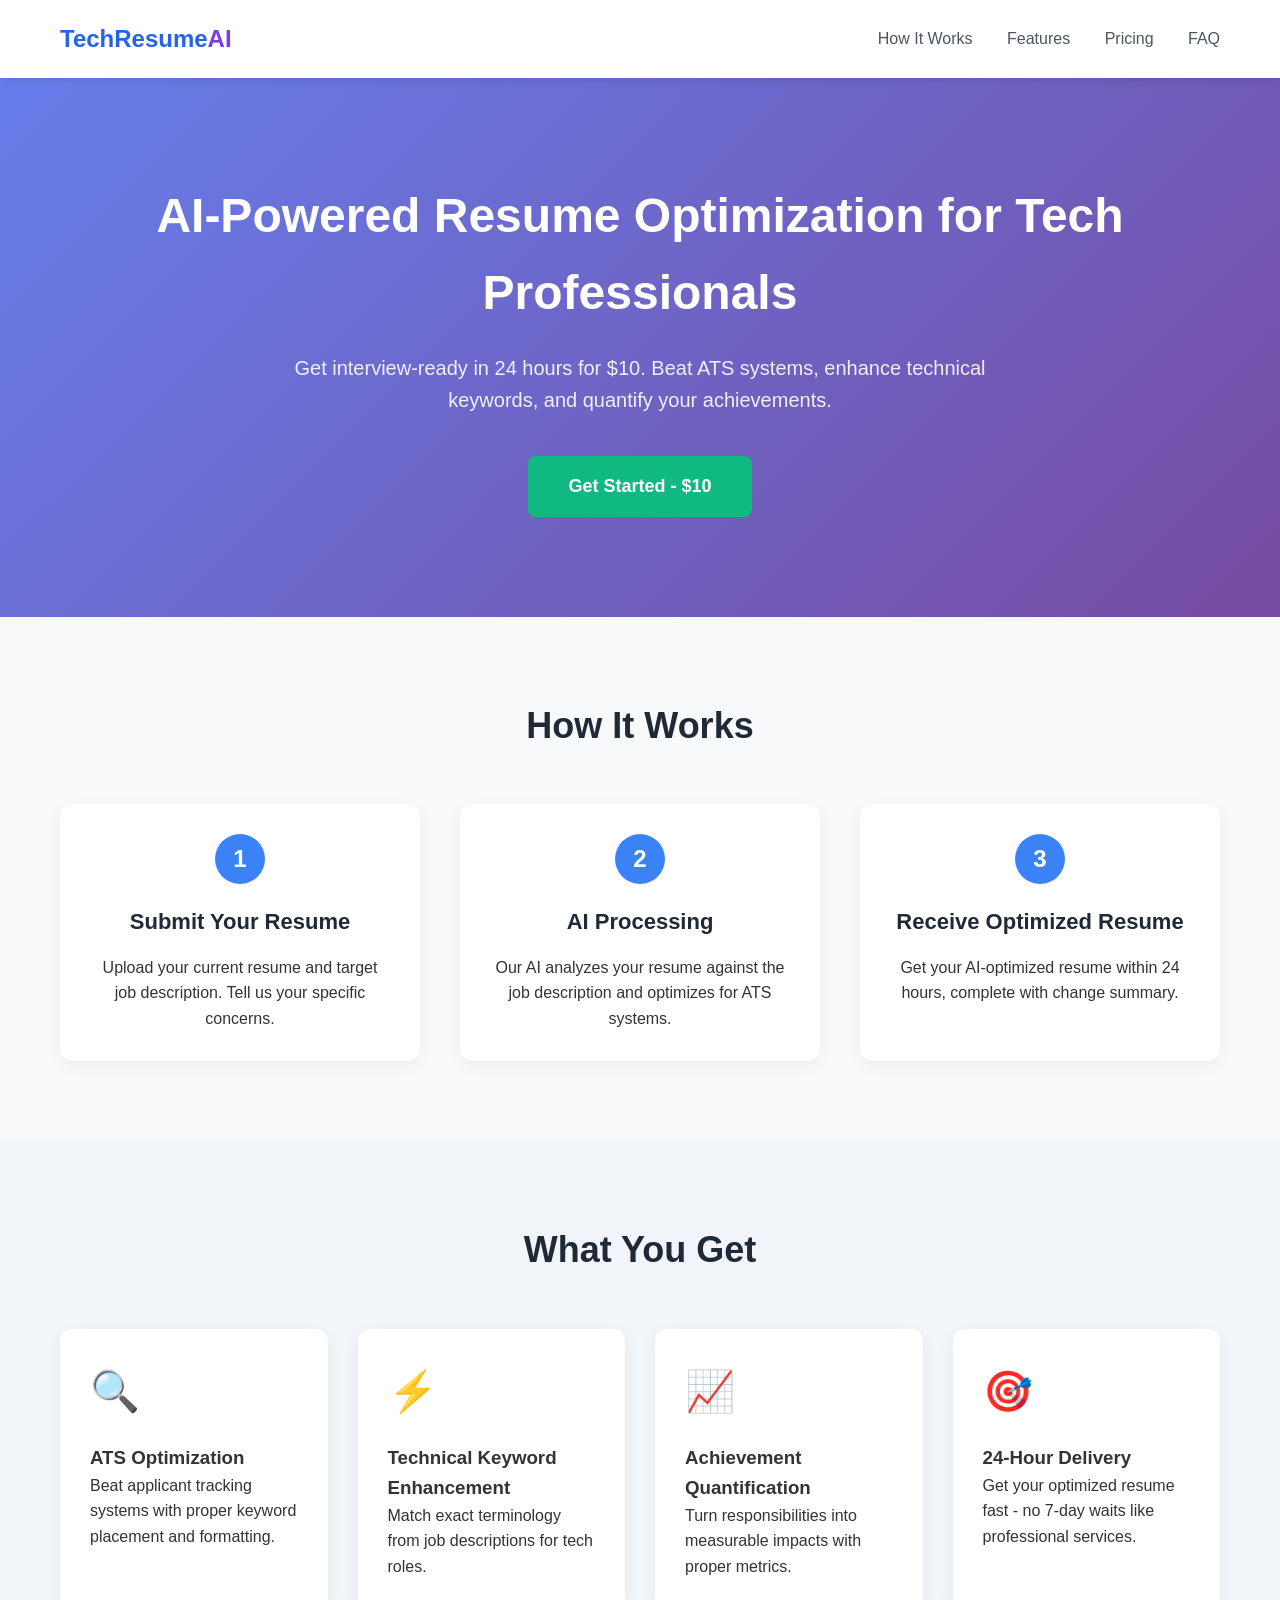
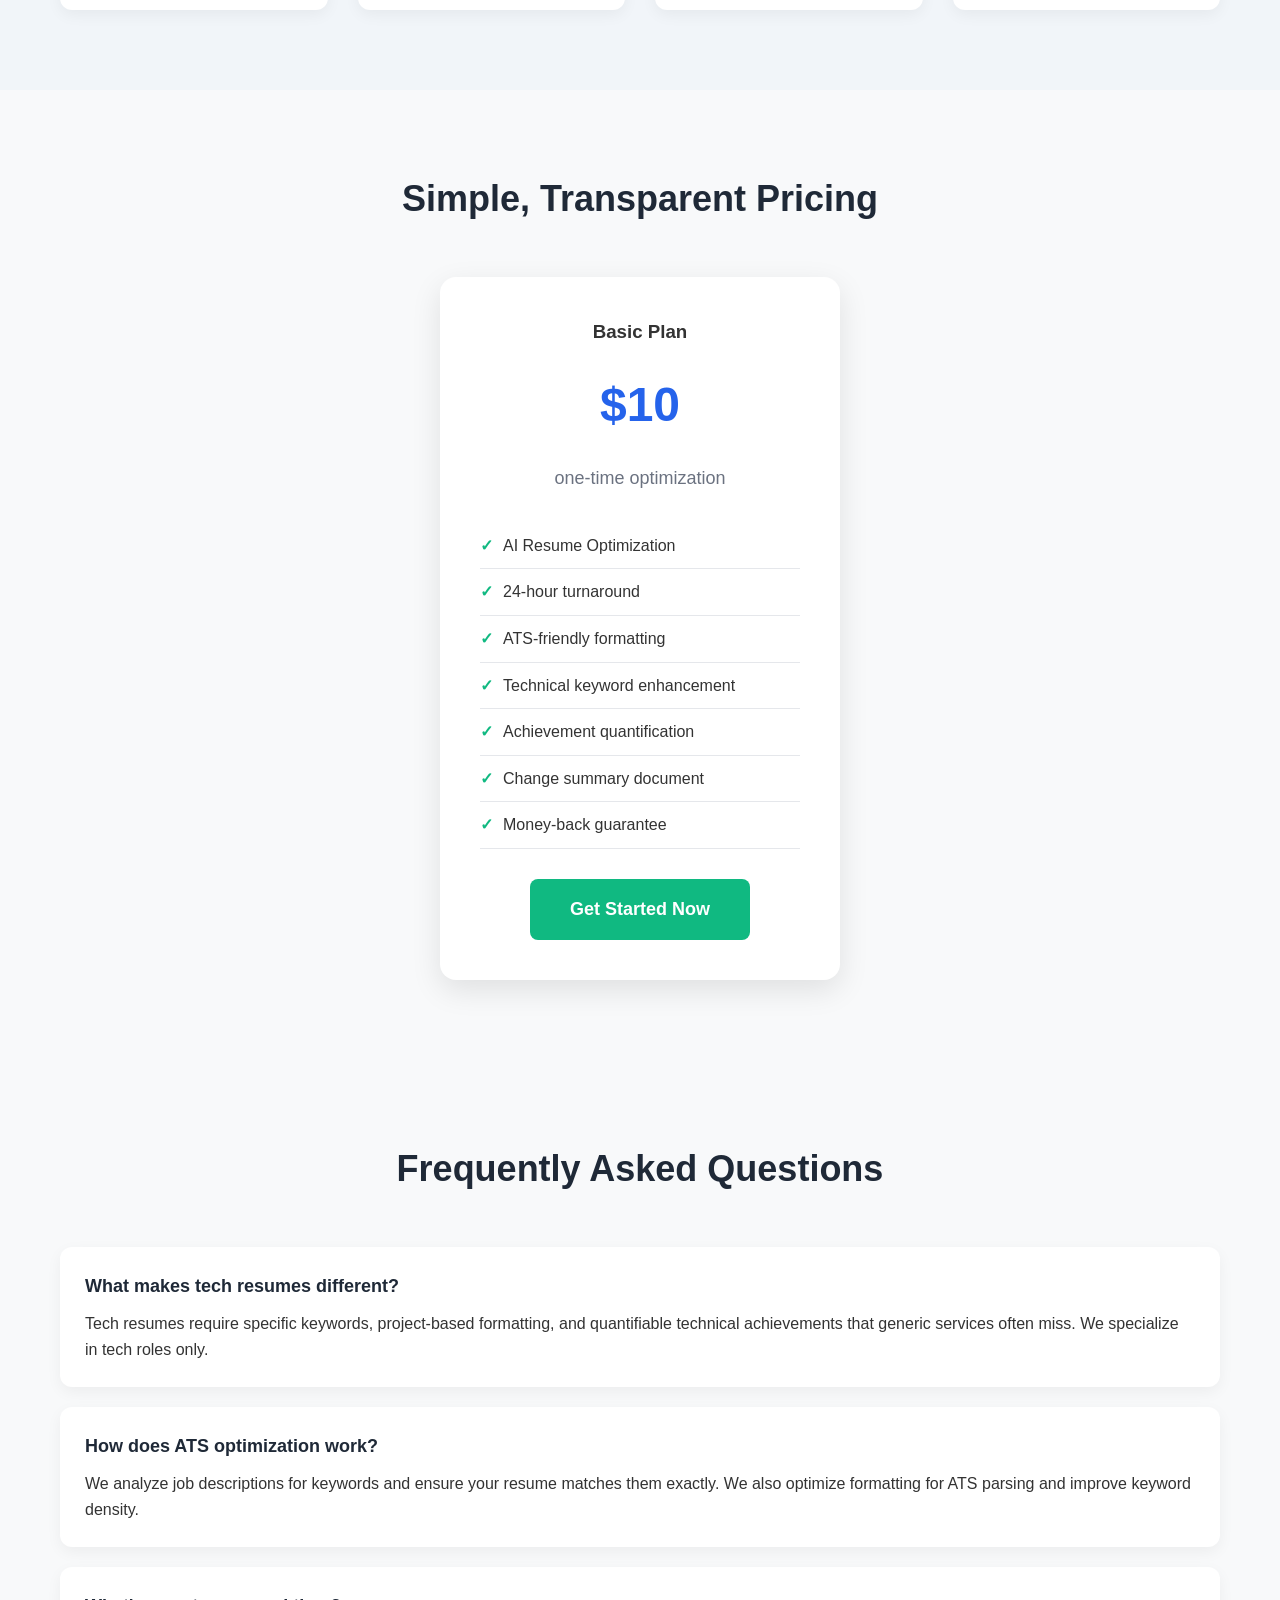
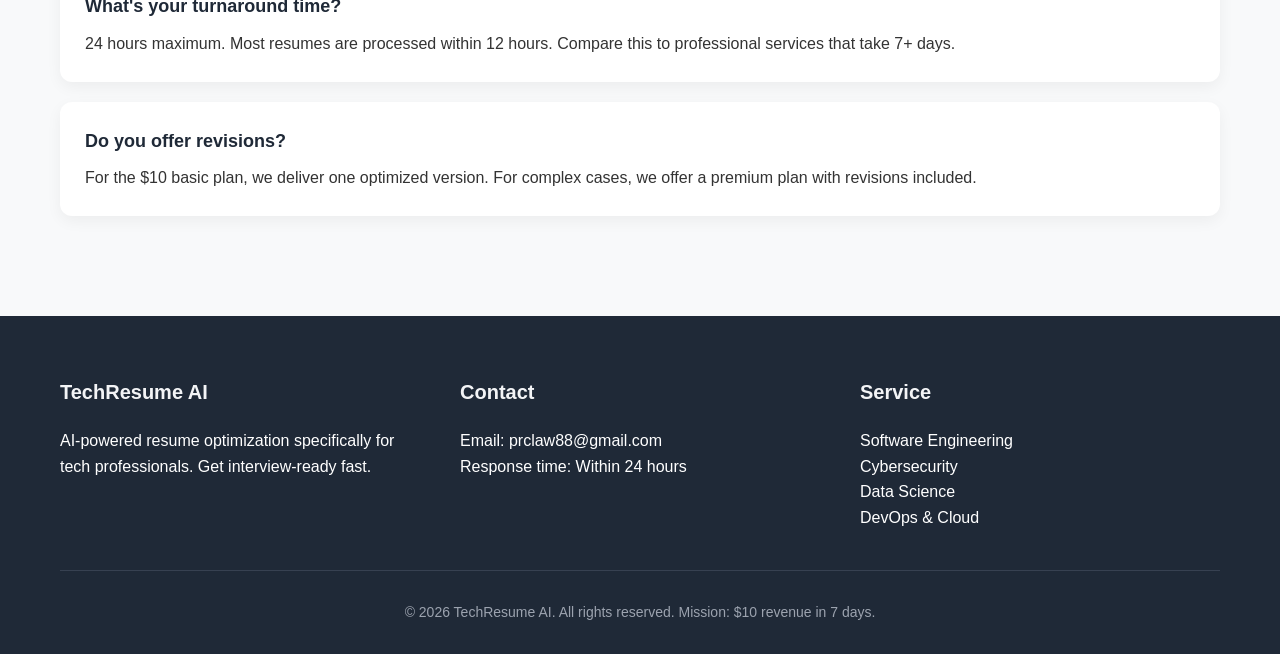
<file: index.html>
<!DOCTYPE html>
<html lang="en">
<head>
    <meta charset="UTF-8">
    <meta name="viewport" content="width=device-width, initial-scale=1.0">
    <title>TechResume AI - AI-Powered Resume Optimization for Tech Professionals</title>
    <style>
        /* Base Styles */
        * {
            margin: 0;
            padding: 0;
            box-sizing: border-box;
        }
        
        body {
            font-family: -apple-system, BlinkMacSystemFont, 'Segoe UI', Roboto, Oxygen, Ubuntu, sans-serif;
            line-height: 1.6;
            color: #333;
            background-color: #f8f9fa;
        }
        
        .container {
            max-width: 1200px;
            margin: 0 auto;
            padding: 0 20px;
        }
        
        /* Header */
        header {
            background: white;
            box-shadow: 0 2px 10px rgba(0,0,0,0.1);
            position: sticky;
            top: 0;
            z-index: 1000;
        }
        
        .header-content {
            display: flex;
            justify-content: space-between;
            align-items: center;
            padding: 20px 0;
        }
        
        .logo {
            font-size: 24px;
            font-weight: bold;
            color: #2563eb;
            text-decoration: none;
        }
        
        .logo span {
            color: #7c3aed;
        }
        
        nav a {
            margin-left: 30px;
            text-decoration: none;
            color: #4b5563;
            font-weight: 500;
            transition: color 0.3s;
        }
        
        nav a:hover {
            color: #2563eb;
        }
        
        /* Hero Section */
        .hero {
            background: linear-gradient(135deg, #667eea 0%, #764ba2 100%);
            color: white;
            padding: 100px 0;
            text-align: center;
        }
        
        .hero h1 {
            font-size: 48px;
            margin-bottom: 20px;
            font-weight: 800;
        }
        
        .hero p {
            font-size: 20px;
            margin-bottom: 40px;
            max-width: 700px;
            margin-left: auto;
            margin-right: auto;
            opacity: 0.9;
        }
        
        .cta-button {
            display: inline-block;
            background: #10b981;
            color: white;
            padding: 16px 40px;
            font-size: 18px;
            font-weight: 600;
            text-decoration: none;
            border-radius: 8px;
            transition: transform 0.3s, box-shadow 0.3s;
        }
        
        .cta-button:hover {
            transform: translateY(-2px);
            box-shadow: 0 10px 25px rgba(16, 185, 129, 0.3);
        }
        
        /* Sections */
        section {
            padding: 80px 0;
        }
        
        .section-title {
            text-align: center;
            font-size: 36px;
            margin-bottom: 50px;
            color: #1f2937;
        }
        
        /* How It Works */
        .steps {
            display: grid;
            grid-template-columns: repeat(auto-fit, minmax(300px, 1fr));
            gap: 40px;
            margin-top: 50px;
        }
        
        .step {
            text-align: center;
            padding: 30px;
            background: white;
            border-radius: 12px;
            box-shadow: 0 5px 15px rgba(0,0,0,0.05);
        }
        
        .step-number {
            display: inline-block;
            width: 50px;
            height: 50px;
            background: #3b82f6;
            color: white;
            border-radius: 50%;
            line-height: 50px;
            font-size: 24px;
            font-weight: bold;
            margin-bottom: 20px;
        }
        
        .step h3 {
            font-size: 22px;
            margin-bottom: 15px;
            color: #1f2937;
        }
        
        /* Features */
        .features {
            background: #f1f5f9;
        }
        
        .feature-grid {
            display: grid;
            grid-template-columns: repeat(auto-fit, minmax(250px, 1fr));
            gap: 30px;
        }
        
        .feature {
            background: white;
            padding: 30px;
            border-radius: 12px;
            box-shadow: 0 5px 15px rgba(0,0,0,0.05);
        }
        
        .feature-icon {
            font-size: 40px;
            margin-bottom: 20px;
            color: #3b82f6;
        }
        
        /* Pricing */
        .pricing-card {
            background: white;
            padding: 40px;
            border-radius: 16px;
            box-shadow: 0 10px 30px rgba(0,0,0,0.1);
            max-width: 400px;
            margin: 0 auto;
            text-align: center;
        }
        
        .price {
            font-size: 48px;
            font-weight: 800;
            color: #2563eb;
            margin: 20px 0;
        }
        
        .price-period {
            font-size: 18px;
            color: #6b7280;
        }
        
        .features-list {
            list-style: none;
            margin: 30px 0;
            text-align: left;
        }
        
        .features-list li {
            padding: 10px 0;
            border-bottom: 1px solid #e5e7eb;
        }
        
        .features-list li:before {
            content: "✓";
            color: #10b981;
            font-weight: bold;
            margin-right: 10px;
        }
        
        /* FAQ */
        .faq-item {
            background: white;
            padding: 25px;
            border-radius: 12px;
            margin-bottom: 20px;
            box-shadow: 0 5px 15px rgba(0,0,0,0.05);
        }
        
        .faq-question {
            font-size: 18px;
            font-weight: 600;
            margin-bottom: 10px;
            color: #1f2937;
        }
        
        /* Footer */
        footer {
            background: #1f2937;
            color: white;
            padding: 60px 0 30px;
        }
        
        .footer-content {
            display: grid;
            grid-template-columns: repeat(auto-fit, minmax(250px, 1fr));
            gap: 40px;
            margin-bottom: 40px;
        }
        
        .footer-section h3 {
            font-size: 20px;
            margin-bottom: 20px;
            color: #f3f4f6;
        }
        
        .copyright {
            text-align: center;
            padding-top: 30px;
            border-top: 1px solid #374151;
            color: #9ca3af;
            font-size: 14px;
        }
        
        /* Responsive */
        @media (max-width: 768px) {
            .hero h1 {
                font-size: 36px;
            }
            
            .hero p {
                font-size: 18px;
            }
            
            .section-title {
                font-size: 28px;
            }
            
            .header-content {
                flex-direction: column;
                text-align: center;
            }
            
            nav {
                margin-top: 20px;
            }
            
            nav a {
                margin: 0 10px;
            }
        }
    </style>
</head>
<body>
    <!-- Header -->
    <header>
        <div class="container">
            <div class="header-content">
                <a href="#" class="logo">TechResume<span>AI</span></a>
                <nav>
                    <a href="#how-it-works">How It Works</a>
                    <a href="#features">Features</a>
                    <a href="#pricing">Pricing</a>
                    <a href="#faq">FAQ</a>
                </nav>
            </div>
        </div>
    </header>

    <!-- Hero Section -->
    <section class="hero">
        <div class="container">
            <h1>AI-Powered Resume Optimization for Tech Professionals</h1>
            <p>Get interview-ready in 24 hours for $10. Beat ATS systems, enhance technical keywords, and quantify your achievements.</p>
            <a href="#pricing" class="cta-button">Get Started - $10</a>
        </div>
    </section>

    <!-- How It Works -->
    <section id="how-it-works">
        <div class="container">
            <h2 class="section-title">How It Works</h2>
            <div class="steps">
                <div class="step">
                    <div class="step-number">1</div>
                    <h3>Submit Your Resume</h3>
                    <p>Upload your current resume and target job description. Tell us your specific concerns.</p>
                </div>
                <div class="step">
                    <div class="step-number">2</div>
                    <h3>AI Processing</h3>
                    <p>Our AI analyzes your resume against the job description and optimizes for ATS systems.</p>
                </div>
                <div class="step">
                    <div class="step-number">3</div>
                    <h3>Receive Optimized Resume</h3>
                    <p>Get your AI-optimized resume within 24 hours, complete with change summary.</p>
                </div>
            </div>
        </div>
    </section>

    <!-- Features -->
    <section id="features" class="features">
        <div class="container">
            <h2 class="section-title">What You Get</h2>
            <div class="feature-grid">
                <div class="feature">
                    <div class="feature-icon">🔍</div>
                    <h3>ATS Optimization</h3>
                    <p>Beat applicant tracking systems with proper keyword placement and formatting.</p>
                </div>
                <div class="feature">
                    <div class="feature-icon">⚡</div>
                    <h3>Technical Keyword Enhancement</h3>
                    <p>Match exact terminology from job descriptions for tech roles.</p>
                </div>
                <div class="feature">
                    <div class="feature-icon">📈</div>
                    <h3>Achievement Quantification</h3>
                    <p>Turn responsibilities into measurable impacts with proper metrics.</p>
                </div>
                <div class="feature">
                    <div class="feature-icon">🎯</div>
                    <h3>24-Hour Delivery</h3>
                    <p>Get your optimized resume fast - no 7-day waits like professional services.</p>
                </div>
            </div>
        </div>
    </section>

    <!-- Pricing -->
    <section id="pricing">
        <div class="container">
            <h2 class="section-title">Simple, Transparent Pricing</h2>
            <div class="pricing-card">
                <h3>Basic Plan</h3>
                <div class="price">$10</div>
                <div class="price-period">one-time optimization</div>
                <ul class="features-list">
                    <li>AI Resume Optimization</li>
                    <li>24-hour turnaround</li>
                    <li>ATS-friendly formatting</li>
                    <li>Technical keyword enhancement</li>
                    <li>Achievement quantification</li>
                    <li>Change summary document</li>
                    <li>Money-back guarantee</li>
                </ul>
                <a href="https://docs.google.com/forms/d/e/1FAIpQLSfTw4_0QRKREudcdWbk2T2AH5QyHK0VJUN9Rq0sRqG9e6g6CA/viewform?usp=publish-editor" class="cta-button" target="_blank">Get Started Now</a>
            </div>
        </div>
    </section>

    <!-- FAQ -->
    <section id="faq">
        <div class="container">
            <h2 class="section-title">Frequently Asked Questions</h2>
            <div class="faq-item">
                <div class="faq-question">What makes tech resumes different?</div>
                <p>Tech resumes require specific keywords, project-based formatting, and quantifiable technical achievements that generic services often miss. We specialize in tech roles only.</p>
            </div>
            <div class="faq-item">
                <div class="faq-question">How does ATS optimization work?</div>
                <p>We analyze job descriptions for keywords and ensure your resume matches them exactly. We also optimize formatting for ATS parsing and improve keyword density.</p>
            </div>
            <div class="faq-item">
                <div class="faq-question">What's your turnaround time?</div>
                <p>24 hours maximum. Most resumes are processed within 12 hours. Compare this to professional services that take 7+ days.</p>
            </div>
            <div class="faq-item">
                <div class="faq-question">Do you offer revisions?</div>
                <p>For the $10 basic plan, we deliver one optimized version. For complex cases, we offer a premium plan with revisions included.</p>
            </div>
        </div>
    </section>

    <!-- Footer -->
    <footer>
        <div class="container">
            <div class="footer-content">
                <div class="footer-section">
                    <h3>TechResume AI</h3>
                    <p>AI-powered resume optimization specifically for tech professionals. Get interview-ready fast.</p>
                </div>
                <div class="footer-section">
                    <h3>Contact</h3>
                    <p>Email: prclaw88@gmail.com</p>
                    <p>Response time: Within 24 hours</p>
                </div>
                <div class="footer-section">
                    <h3>Service</h3>
                    <p>Software Engineering</p>
                    <p>Cybersecurity</p>
                    <p>Data Science</p>
                    <p>DevOps & Cloud</p>
                </div>
            </div>
            <div class="copyright">
                <p>&copy; 2026 TechResume AI. All rights reserved. Mission: $10 revenue in 7 days.</p>
            </div>
        </div>
    </footer>

    <script>
        // Smooth scrolling for anchor links
        document.querySelectorAll('a[href^="#"]').forEach(anchor => {
            anchor.addEventListener('click', function (e) {
                e.preventDefault();
                const targetId = this.getAttribute('href');
                if (targetId === '#') return;
                
                const targetElement = document.querySelector(targetId);
                if (targetElement) {
                    window.scrollTo({
                        top: targetElement.offsetTop - 80,
                        behavior: 'smooth'
                    });
                }
            });
        });

        // Form submission handling (placeholder)
        document.querySelector('.cta-button').addEventListener('click', function(e) {
            if (this.getAttribute('href') === '#pricing') {
                e.preventDefault();
                alert('Order form will open in a new tab. For now, please email prclaw88@gmail.com to get started.');
                // In production: window.open('https://docs.google.com/forms/d/e/1FAIpQLSfTw4_0QRKREudcdWbk2T2AH5QyHK0VJUN9Rq0sRqG9e6g6CA/viewform?usp=publish-editor', '_blank');
            }
        });

        // Simple animation on scroll
        const observerOptions = {
            threshold: 0.1,
            rootMargin: '0px 0px -50px 0px'
        };

        const observer = new IntersectionObserver((entries) => {
            entries.forEach(entry => {
                if (entry.isIntersecting) {
                    entry.target.style.opacity = '1';
                    entry.target.style.transform = 'translateY(0)';
                }
            });
        }, observerOptions);

        // Observe elements for animation
        document.querySelectorAll('.step, .feature, .pricing-card, .faq-item').forEach(el => {
            el.style.opacity = '0';
            el.style.transform = 'translateY(20px)';
            el.style.transition = 'opacity 0.5s ease, transform 0.5s ease';
            observer.observe(el);
        });
    </script>
</body>
</html>
</file>
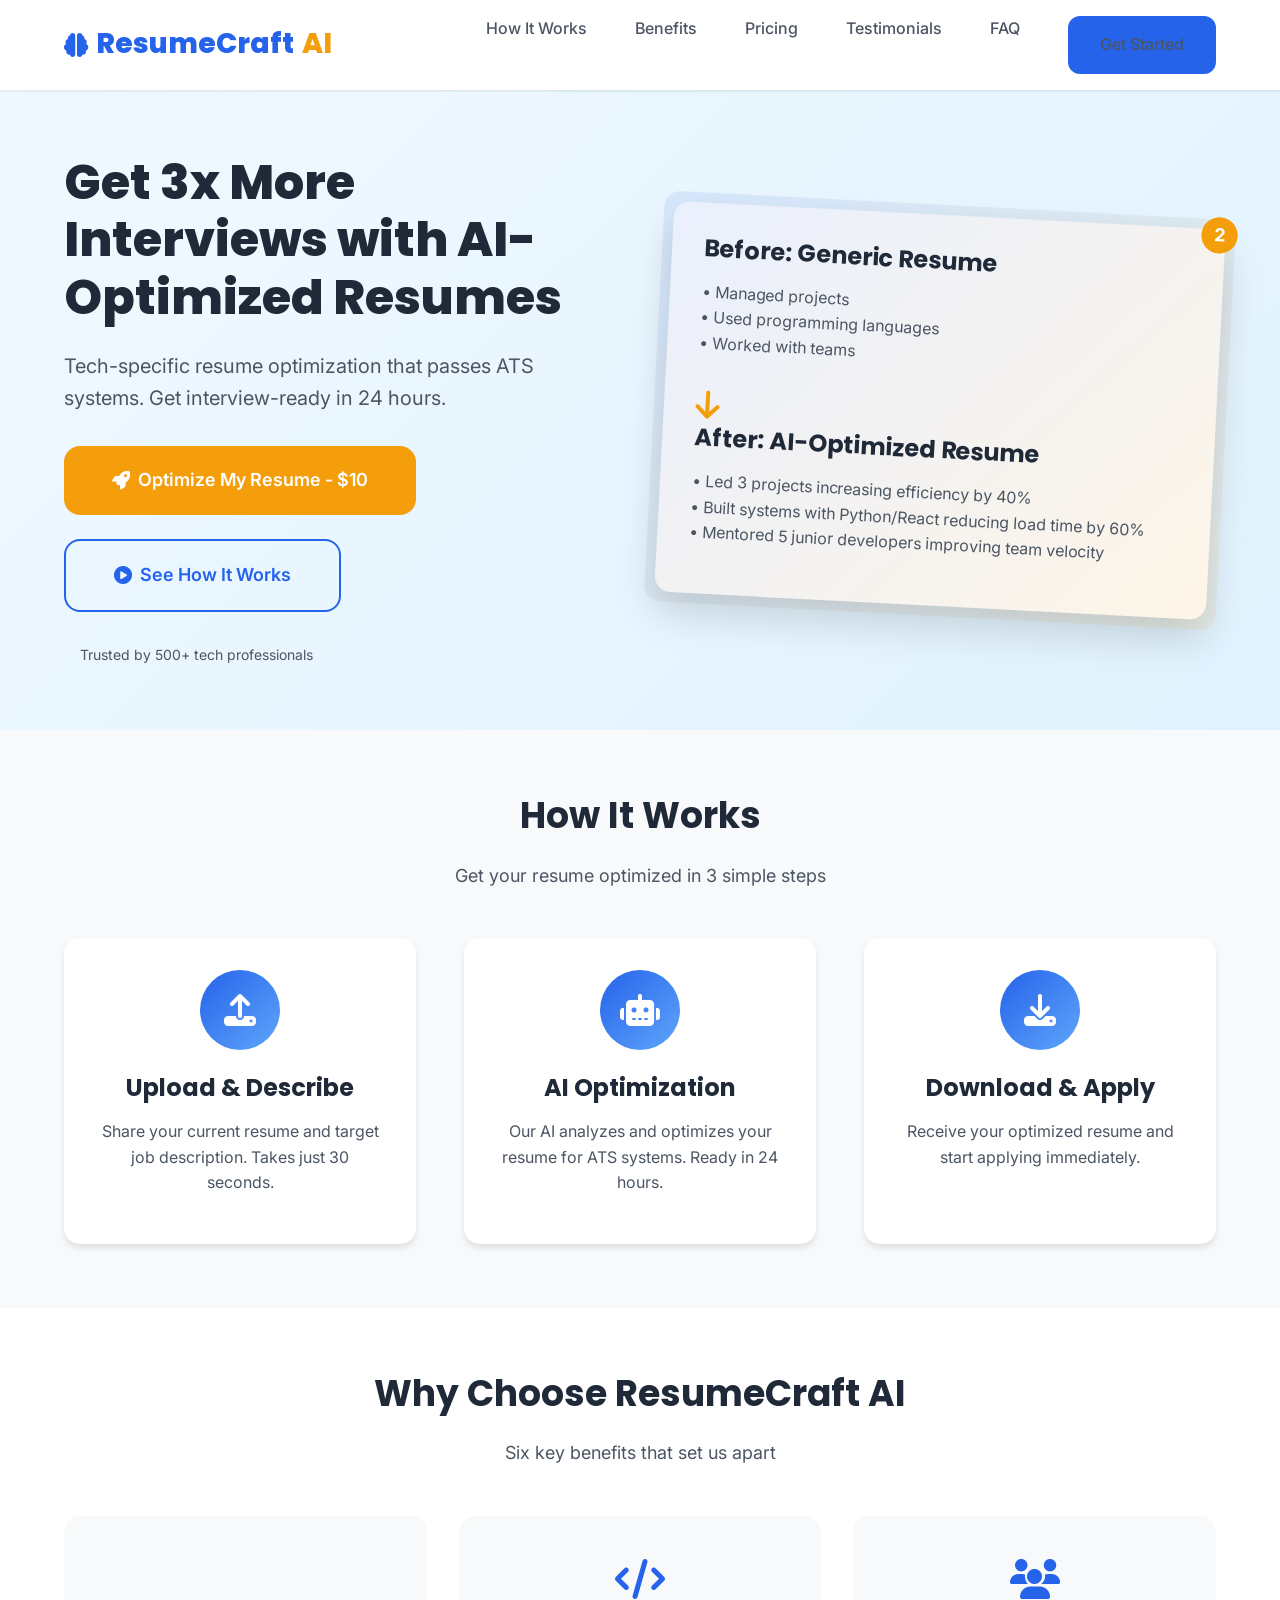
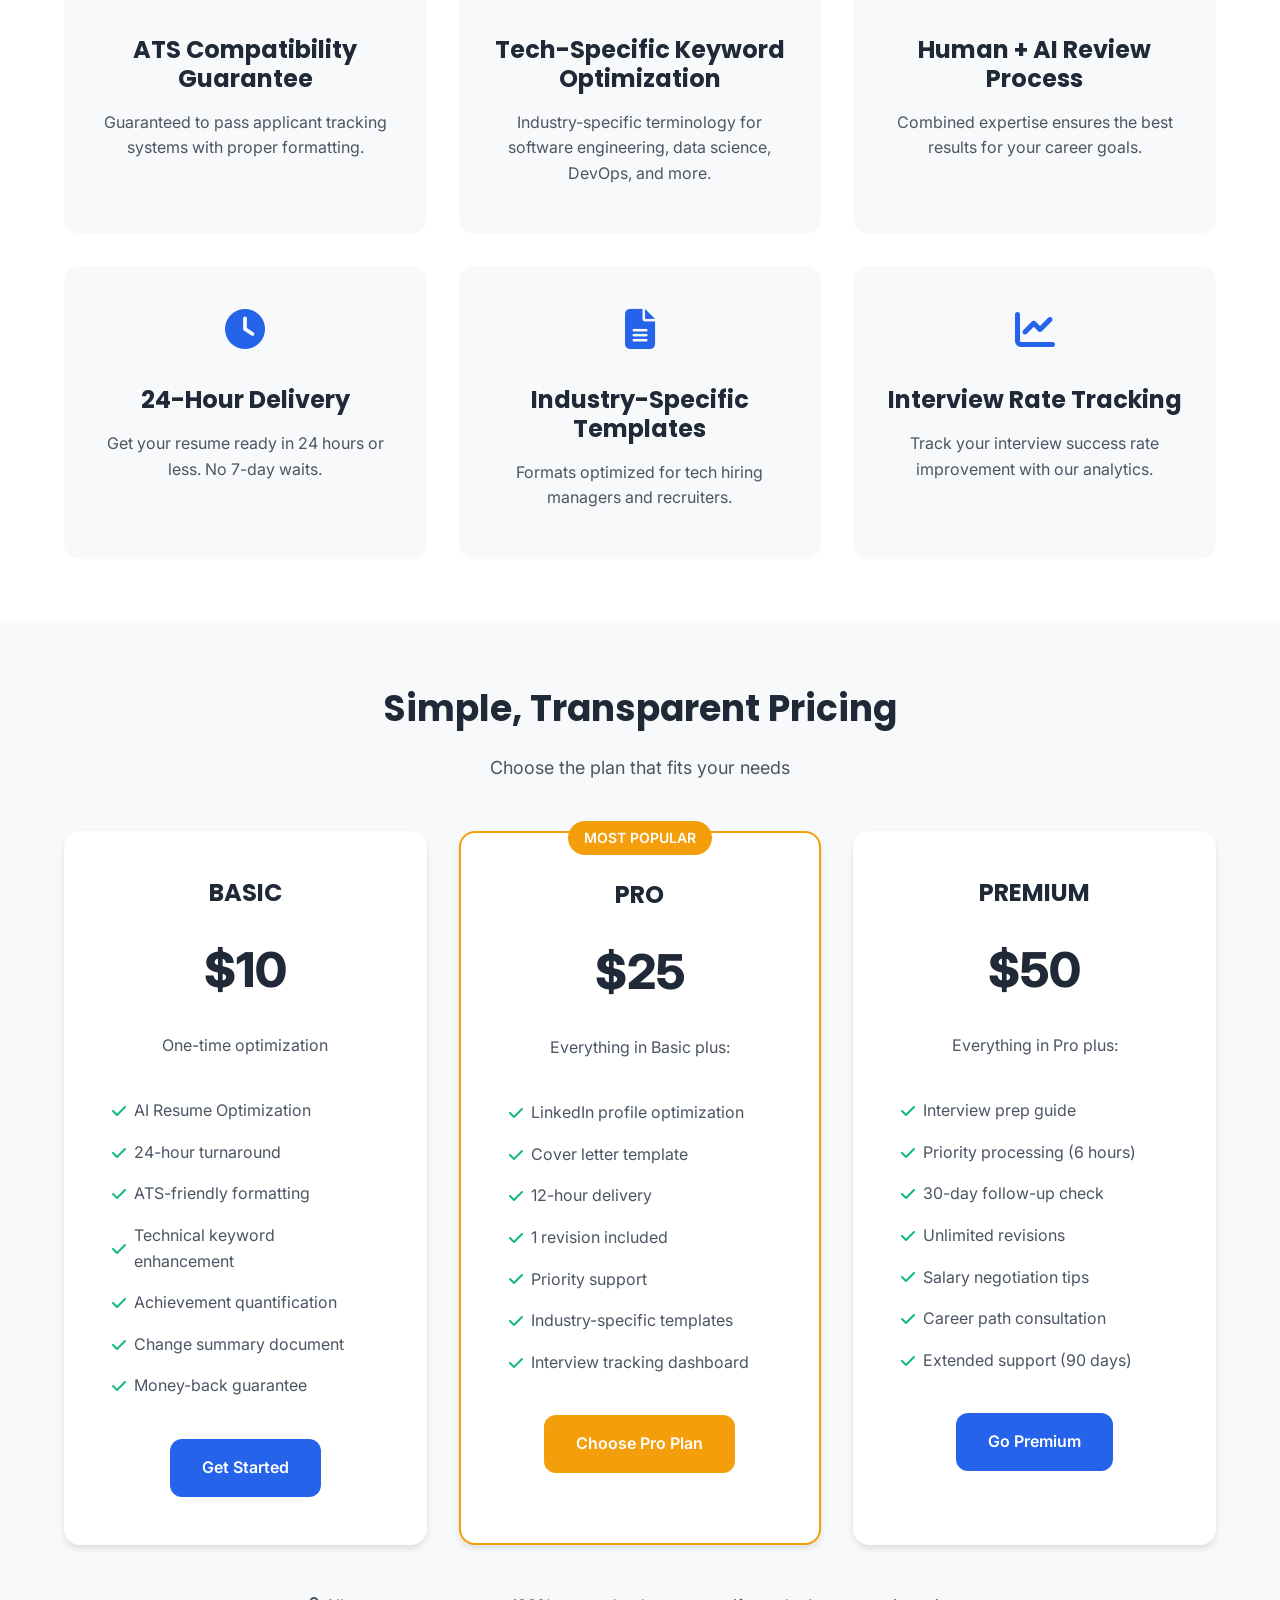
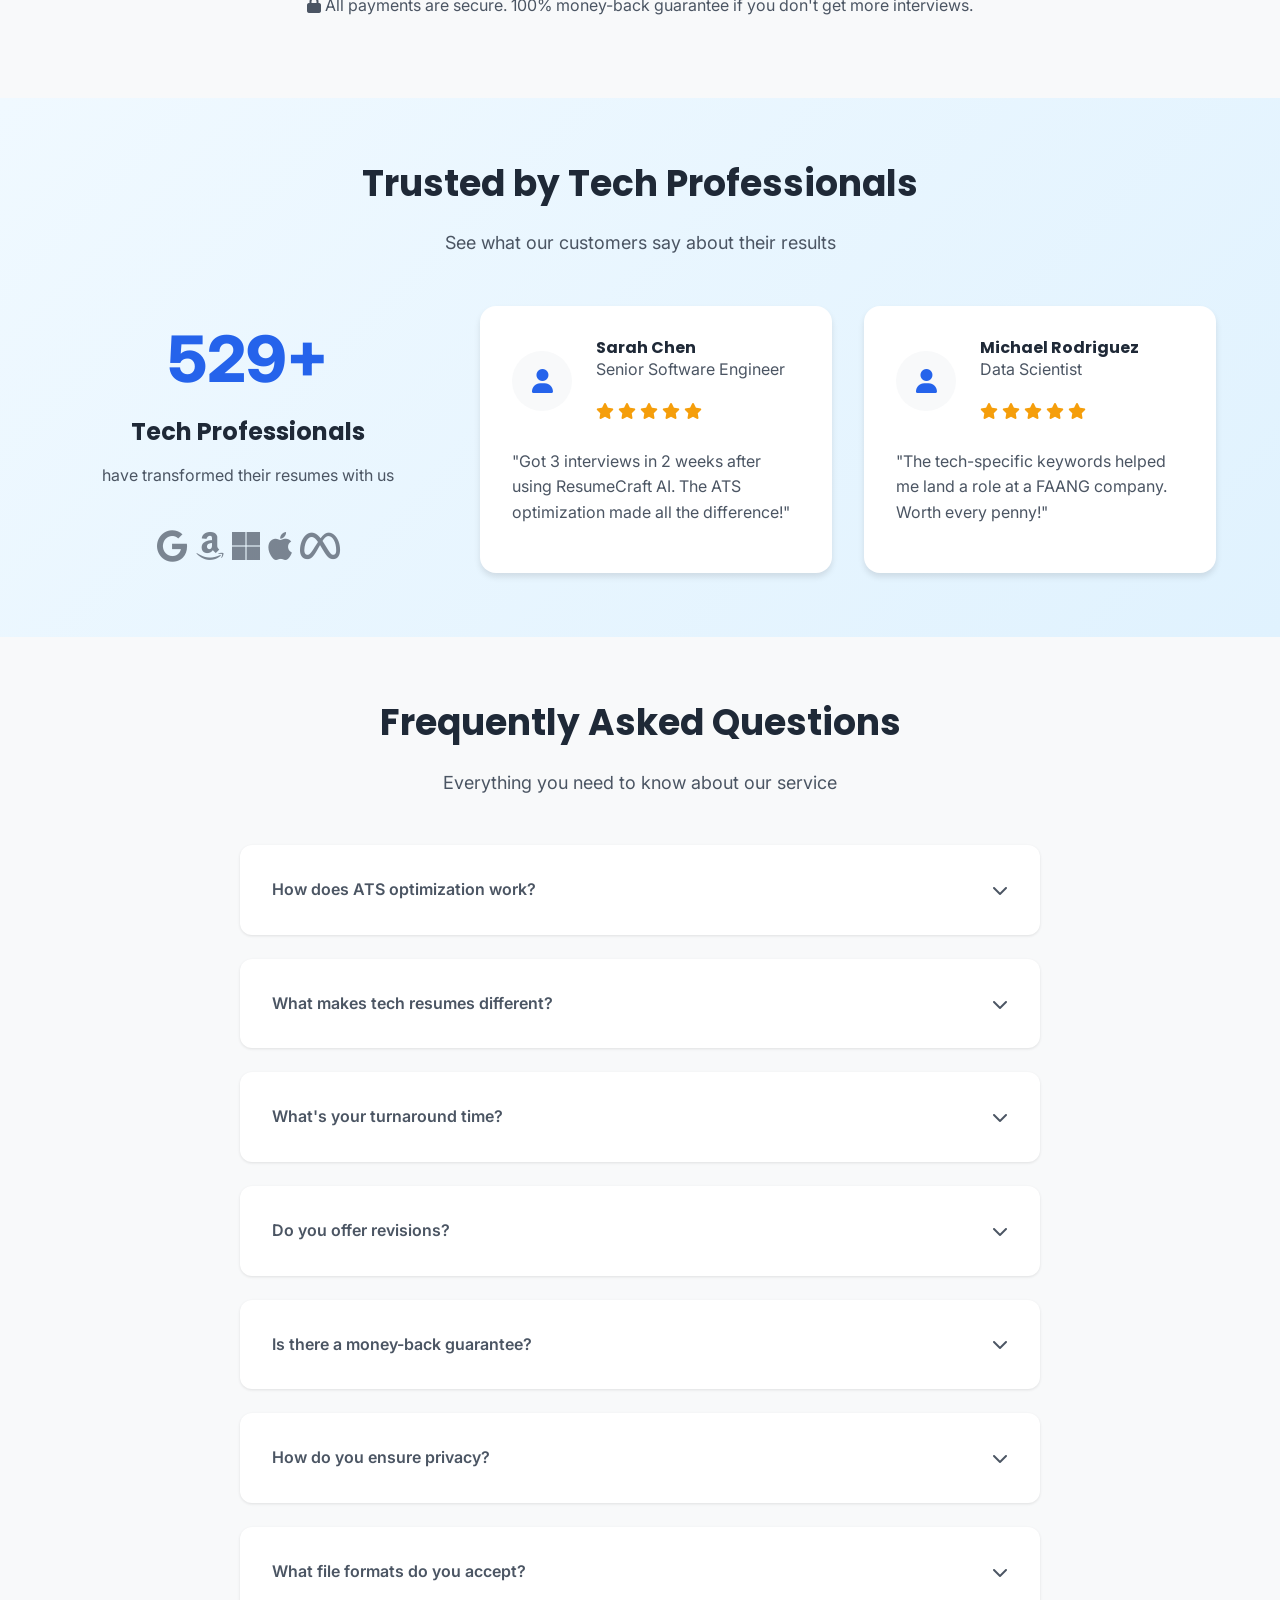
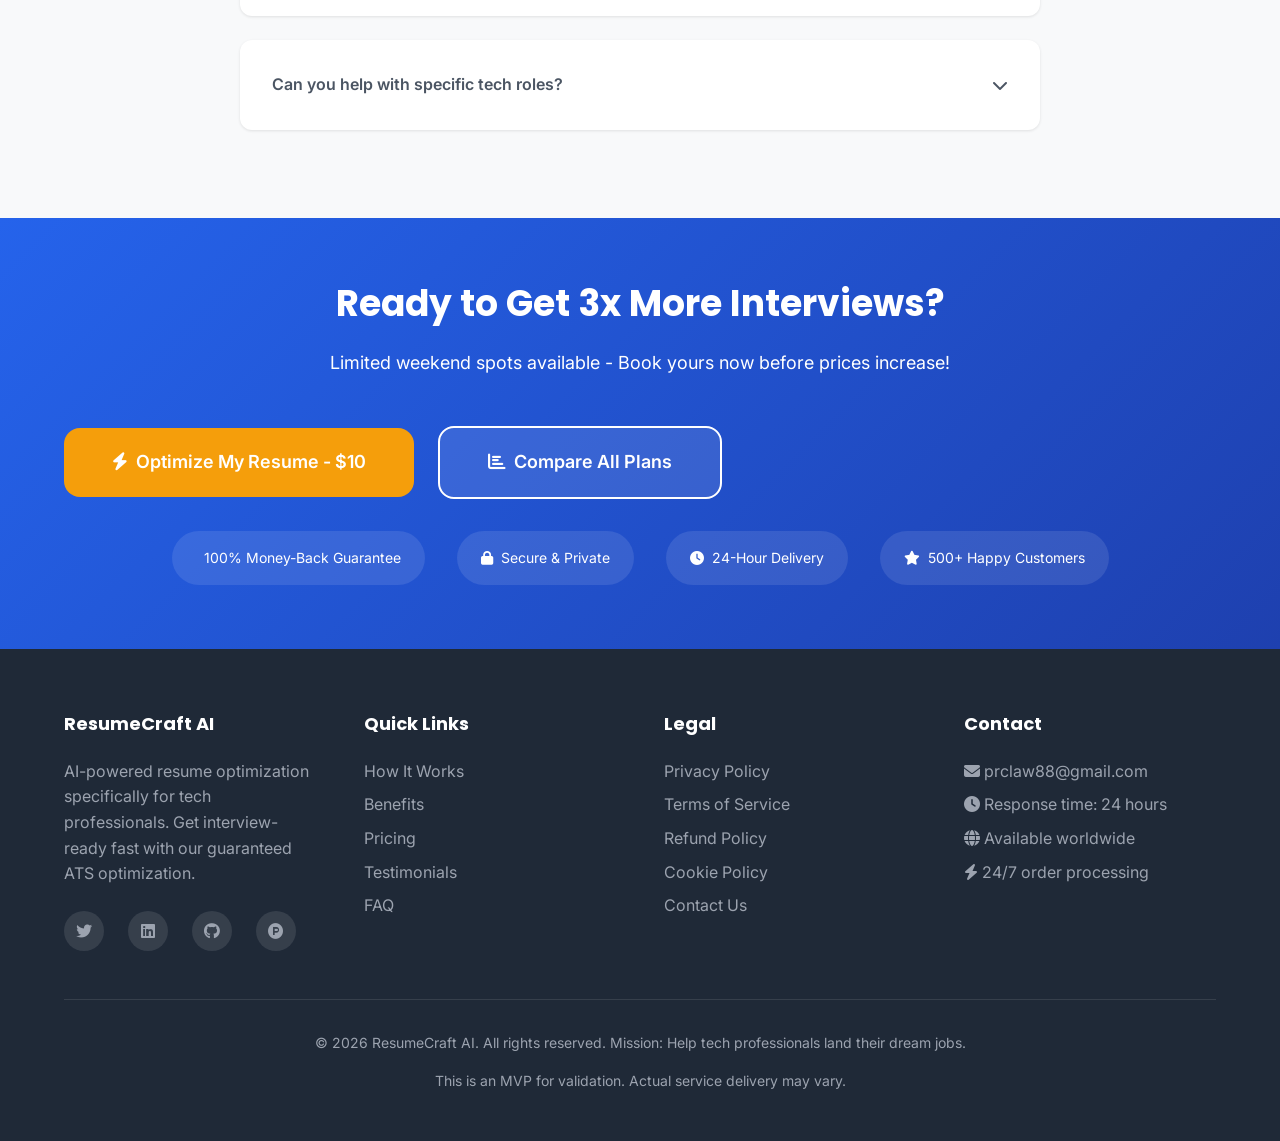
<file: index-new.html>
<!DOCTYPE html>
<html lang="en">
<head>
    <meta charset="UTF-8">
    <meta name="viewport" content="width=device-width, initial-scale=1.0">
    <title>ResumeCraft AI - Get 3x More Interviews with AI-Optimized Resumes</title>
    <link rel="preconnect" href="https://fonts.googleapis.com">
    <link rel="preconnect" href="https://fonts.gstatic.com" crossorigin>
    <link href="https://fonts.googleapis.com/css2?family=Inter:wght@400;500;600;700&family=Poppins:wght@600;700;800&display=swap" rel="stylesheet">
    <link rel="stylesheet" href="https://cdnjs.cloudflare.com/ajax/libs/font-awesome/6.4.0/css/all.min.css">
    <style>
        /* CSS Variables - Brand Colors */
        :root {
            --primary-blue: #2563eb;
            --dark-blue: #1e40af;
            --light-blue: #60a5fa;
            --accent-orange: #f59e0b;
            --success-green: #10b981;
            --warning-red: #ef4444;
            --dark-gray: #1f2937;
            --medium-gray: #4b5563;
            --light-gray: #9ca3af;
            --bg-gray: #f8f9fa;
            --white: #ffffff;
            --shadow-sm: 0 1px 3px rgba(0, 0, 0, 0.1);
            --shadow-md: 0 4px 6px rgba(0, 0, 0, 0.1);
            --shadow-lg: 0 10px 25px rgba(0, 0, 0, 0.1);
            --shadow-xl: 0 20px 40px rgba(0, 0, 0, 0.15);
            --radius-sm: 6px;
            --radius-md: 12px;
            --radius-lg: 16px;
            --radius-xl: 24px;
            --spacing-xs: 8px;
            --spacing-sm: 16px;
            --spacing-md: 24px;
            --spacing-lg: 32px;
            --spacing-xl: 48px;
            --spacing-xxl: 64px;
        }

        /* Reset & Base Styles */
        * {
            margin: 0;
            padding: 0;
            box-sizing: border-box;
        }

        html {
            scroll-behavior: smooth;
        }

        body {
            font-family: 'Inter', -apple-system, BlinkMacSystemFont, 'Segoe UI', Roboto, Oxygen, Ubuntu, sans-serif;
            line-height: 1.6;
            color: var(--medium-gray);
            background-color: var(--bg-gray);
            font-size: 16px;
            overflow-x: hidden;
        }

        h1, h2, h3, h4, h5, h6 {
            font-family: 'Poppins', sans-serif;
            color: var(--dark-gray);
            font-weight: 700;
            line-height: 1.2;
        }

        h1 {
            font-size: 48px;
            font-weight: 800;
        }

        h2 {
            font-size: 36px;
            margin-bottom: var(--spacing-md);
        }

        h3 {
            font-size: 24px;
            margin-bottom: var(--spacing-sm);
        }

        p {
            margin-bottom: var(--spacing-sm);
        }

        a {
            text-decoration: none;
            color: inherit;
        }

        .container {
            max-width: 1200px;
            margin: 0 auto;
            padding: 0 var(--spacing-md);
        }

        .section {
            padding: var(--spacing-xxl) 0;
        }

        .section-title {
            text-align: center;
            margin-bottom: var(--spacing-xl);
        }

        .section-title p {
            max-width: 700px;
            margin: 0 auto;
            font-size: 18px;
            color: var(--medium-gray);
        }

        /* Button Styles */
        .btn {
            display: inline-flex;
            align-items: center;
            justify-content: center;
            padding: 16px 32px;
            border-radius: var(--radius-md);
            font-weight: 600;
            font-size: 16px;
            cursor: pointer;
            transition: all 0.3s ease;
            border: none;
            gap: 8px;
        }

        .btn-primary {
            background-color: var(--primary-blue);
            color: var(--white);
        }

        .btn-primary:hover {
            background-color: var(--dark-blue);
            transform: translateY(-2px);
            box-shadow: var(--shadow-lg);
        }

        .btn-accent {
            background-color: var(--accent-orange);
            color: var(--white);
        }

        .btn-accent:hover {
            background-color: #d97706;
            transform: translateY(-2px);
            box-shadow: var(--shadow-lg);
        }

        .btn-outline {
            background-color: transparent;
            color: var(--primary-blue);
            border: 2px solid var(--primary-blue);
        }

        .btn-outline:hover {
            background-color: var(--primary-blue);
            color: var(--white);
        }

        .btn-lg {
            padding: 20px 48px;
            font-size: 18px;
            border-radius: var(--radius-lg);
        }

        /* Header & Navigation */
        header {
            background-color: var(--white);
            box-shadow: var(--shadow-sm);
            position: sticky;
            top: 0;
            z-index: 1000;
            padding: var(--spacing-sm) 0;
        }

        .header-container {
            display: flex;
            justify-content: space-between;
            align-items: center;
        }

        .logo {
            font-family: 'Poppins', sans-serif;
            font-size: 28px;
            font-weight: 800;
            color: var(--primary-blue);
            display: flex;
            align-items: center;
            gap: 8px;
        }

        .logo span {
            color: var(--accent-orange);
        }

        .logo-icon {
            font-size: 24px;
        }

        .nav-links {
            display: flex;
            gap: var(--spacing-xl);
            list-style: none;
        }

        .nav-links a {
            font-weight: 500;
            color: var(--medium-gray);
            transition: color 0.3s;
        }

        .nav-links a:hover {
            color: var(--primary-blue);
        }

        .mobile-menu-btn {
            display: none;
            background: none;
            border: none;
            font-size: 24px;
            color: var(--medium-gray);
            cursor: pointer;
        }

        /* Hero Section */
        .hero {
            background: linear-gradient(135deg, #f0f9ff 0%, #e0f2fe 100%);
            padding: var(--spacing-xxl) 0;
            position: relative;
            overflow: hidden;
        }

        .hero-container {
            display: grid;
            grid-template-columns: 1fr 1fr;
            gap: var(--spacing-xl);
            align-items: center;
        }

        .hero-content h1 {
            margin-bottom: var(--spacing-md);
            color: var(--dark-gray);
        }

        .hero-content p {
            font-size: 20px;
            color: var(--medium-gray);
            margin-bottom: var(--spacing-lg);
        }

        .hero-cta {
            display: flex;
            gap: var(--spacing-md);
            align-items: center;
            flex-wrap: wrap;
        }

        .trust-badge {
            display: flex;
            align-items: center;
            gap: var(--spacing-sm);
            font-size: 14px;
            color: var(--medium-gray);
        }

        .trust-badge i {
            color: var(--success-green);
        }

        .hero-visual {
            position: relative;
        }

        .resume-mockup {
            background: var(--white);
            border-radius: var(--radius-lg);
            box-shadow: var(--shadow-xl);
            padding: var(--spacing-lg);
            position: relative;
            transform: rotate(3deg);
        }

        .resume-mockup:before {
            content: '';
            position: absolute;
            top: -10px;
            left: -10px;
            right: -10px;
            bottom: -10px;
            background: linear-gradient(135deg, var(--primary-blue), var(--accent-orange));
            border-radius: var(--radius-lg);
            z-index: -1;
            opacity: 0.1;
        }

        /* How It Works Section */
        .steps {
            display: grid;
            grid-template-columns: repeat(3, 1fr);
            gap: var(--spacing-xl);
            margin-top: var(--spacing-xl);
        }

        .step {
            text-align: center;
            padding: var(--spacing-lg);
            background: var(--white);
            border-radius: var(--radius-lg);
            box-shadow: var(--shadow-md);
            transition: transform 0.3s, box-shadow 0.3s;
        }

        .step:hover {
            transform: translateY(-8px);
            box-shadow: var(--shadow-lg);
        }

        .step-icon {
            width: 80px;
            height: 80px;
            background: linear-gradient(135deg, var(--primary-blue), var(--light-blue));
            border-radius: 50%;
            display: flex;
            align-items: center;
            justify-content: center;
            margin: 0 auto var(--spacing-md);
            color: var(--white);
            font-size: 32px;
        }

        .step-number {
            position: absolute;
            top: -12px;
            right: -12px;
            background: var(--accent-orange);
            color: var(--white);
            width: 36px;
            height: 36px;
            border-radius: 50%;
            display: flex;
            align-items: center;
            justify-content: center;
            font-weight: 700;
            font-size: 18px;
        }

        /* Benefits Grid */
        .benefits {
            background-color: var(--white);
        }

        .benefits-grid {
            display: grid;
            grid-template-columns: repeat(3, 1fr);
            gap: var(--spacing-lg);
        }

        .benefit-card {
            padding: var(--spacing-lg);
            background: var(--bg-gray);
            border-radius: var(--radius-lg);
            text-align: center;
            transition: all 0.3s;
        }

        .benefit-card:hover {
            background: var(--primary-blue);
            color: var(--white);
            transform: translateY(-4px);
        }

        .benefit-card:hover h3,
        .benefit-card:hover p,
        .benefit-card:hover .benefit-icon {
            color: var(--white);
        }

        .benefit-icon {
            font-size: 40px;
            color: var(--primary-blue);
            margin-bottom: var(--spacing-md);
        }

        /* Pricing Section */
        .pricing-cards {
            display: grid;
            grid-template-columns: repeat(3, 1fr);
            gap: var(--spacing-lg);
            margin-top: var(--spacing-xl);
        }

        .pricing-card {
            background: var(--white);
            border-radius: var(--radius-lg);
            padding: var(--spacing-xl);
            box-shadow: var(--shadow-md);
            text-align: center;
            position: relative;
            transition: transform 0.3s;
        }

        .pricing-card:hover {
            transform: translateY(-8px);
            box-shadow: var(--shadow-lg);
        }

        .pricing-card.popular {
            border: 2px solid var(--accent-orange);
            transform: scale(1.05);
        }

        .popular-badge {
            position: absolute;
            top: -12px;
            left: 50%;
            transform: translateX(-50%);
            background: var(--accent-orange);
            color: var(--white);
            padding: 6px 16px;
            border-radius: 20px;
            font-size: 14px;
            font-weight: 600;
        }

        .price {
            font-size: 48px;
            font-weight: 800;
            color: var(--dark-gray);
            margin: var(--spacing-md) 0;
        }

        .price span {
            font-size: 24px;
            color: var(--medium-gray);
        }

        .features-list {
            list-style: none;
            margin: var(--spacing-lg) 0;
            text-align: left;
        }

        .features-list li {
            padding: var(--spacing-xs) 0;
            display: flex;
            align-items: center;
            gap: var(--spacing-xs);
        }

        .features-list li i {
            color: var(--success-green);
        }

        /* Testimonials */
        .testimonials {
            background: linear-gradient(135deg, #f0f9ff 0%, #e0f2fe 100%);
        }

        .testimonial-grid {
            display: grid;
            grid-template-columns: 1fr 2fr;
            gap: var(--spacing-xl);
            align-items: center;
        }

        .trust-stats {
            text-align: center;
        }

        .trust-number {
            font-size: 64px;
            font-weight: 800;
            color: var(--primary-blue);
            margin-bottom: var(--spacing-xs);
        }

        .company-logos {
            display: flex;
            flex-wrap: wrap;
            gap: var(--spacing-lg);
            justify-content: center;
            margin-top: var(--spacing-lg);
            opacity: 0.7;
        }

        .testimonial-cards {
            display: grid;
            grid-template-columns: repeat(2, 1fr);
            gap: var(--spacing-lg);
        }

        .testimonial-card {
            background: var(--white);
            padding: var(--spacing-lg);
            border-radius: var(--radius-lg);
            box-shadow: var(--shadow-md);
        }

        .testimonial-header {
            display: flex;
            align-items: center;
            gap: var(--spacing-md);
            margin-bottom: var(--spacing-md);
        }

        .testimonial-avatar {
            width: 60px;
            height: 60px;
            border-radius: 50%;
            background: var(--bg-gray);
            display: flex;
            align-items: center;
            justify-content: center;
            font-size: 24px;
            color: var(--primary-blue);
        }

        .stars {
            color: var(--accent-orange);
            margin-top: 4px;
        }

        /* FAQ Section */
        .faq-container {
            max-width: 800px;
            margin: 0 auto;
        }

        .faq-item {
            background: var(--white);
            border-radius: var(--radius-md);
            margin-bottom: var(--spacing-md);
            overflow: hidden;
            box-shadow: var(--shadow-sm);
        }

        .faq-question {
            padding: var(--spacing-lg);
            display: flex;
            justify-content: space-between;
            align-items: center;
            cursor: pointer;
            font-weight: 600;
        }

        .faq-question:hover {
            background-color: var(--bg-gray);
        }

        .faq-answer {
            padding: 0 var(--spacing-lg);
            max-height: 0;
            overflow: hidden;
            transition: max-height 0.3s ease, padding 0.3s ease;
        }

        .faq-item.active .faq-answer {
            padding: 0 var(--spacing-lg) var(--spacing-lg);
            max-height: 500px;
        }

        .faq-toggle {
            transition: transform 0.3s;
        }

        .faq-item.active .faq-toggle {
            transform: rotate(180deg);
        }

        /* Final CTA */
        .final-cta {
            background: linear-gradient(135deg, var(--primary-blue), var(--dark-blue));
            color: var(--white);
            text-align: center;
            padding: var(--spacing-xxl) 0;
        }

        .final-cta h2 {
            color: var(--white);
            margin-bottom: var(--spacing-md);
        }

        .final-cta p {
            font-size: 18px;
            margin-bottom: var(--spacing-xl);
            max-width: 700px;
            margin-left: auto;
            margin-right: auto;
        }

        .guarantee-badges {
            display: flex;
            justify-content: center;
            gap: var(--spacing-lg);
            margin-top: var(--spacing-lg);
            flex-wrap: wrap;
        }

        .badge {
            background: rgba(255, 255, 255, 0.1);
            padding: var(--spacing-sm) var(--spacing-md);
            border-radius: 50px;
            font-size: 14px;
            display: flex;
            align-items: center;
            gap: 8px;
        }

        /* Footer */
        footer {
            background-color: var(--dark-gray);
            color: var(--light-gray);
            padding: var(--spacing-xxl) 0 var(--spacing-lg);
        }

        .footer-grid {
            display: grid;
            grid-template-columns: repeat(4, 1fr);
            gap: var(--spacing-xl);
            margin-bottom: var(--spacing-xl);
        }

        .footer-column h3 {
            color: var(--white);
            margin-bottom: var(--spacing-md);
            font-size: 18px;
        }

        .footer-links {
            list-style: none;
        }

        .footer-links li {
            margin-bottom: var(--spacing-xs);
        }

        .footer-links a {
            color: var(--light-gray);
            transition: color 0.3s;
        }

        .footer-links a:hover {
            color: var(--white);
        }

        .social-links {
            display: flex;
            gap: var(--spacing-md);
            margin-top: var(--spacing-md);
        }

        .social-links a {
            width: 40px;
            height: 40px;
            border-radius: 50%;
            background: rgba(255, 255, 255, 0.1);
            display: flex;
            align-items: center;
            justify-content: center;
            transition: background 0.3s;
        }

        .social-links a:hover {
            background: var(--primary-blue);
        }

        .copyright {
            text-align: center;
            padding-top: var(--spacing-lg);
            border-top: 1px solid rgba(255, 255, 255, 0.1);
            font-size: 14px;
        }

        /* Responsive Design */
        @media (max-width: 1024px) {
            h1 {
                font-size: 40px;
            }
            
            h2 {
                font-size: 32px;
            }
            
            .hero-container,
            .testimonial-grid {
                grid-template-columns: 1fr;
                gap: var(--spacing-lg);
            }
            
            .steps,
            .benefits-grid,
            .pricing-cards,
            .testimonial-cards,
            .footer-grid {
                grid-template-columns: repeat(2, 1fr);
            }
            
            .pricing-card.popular {
                transform: none;
            }
        }

        @media (max-width: 768px) {
            h1 {
                font-size: 32px;
            }
            
            h2 {
                font-size: 28px;
            }
            
            h3 {
                font-size: 20px;
            }
            
            .section {
                padding: var(--spacing-xl) 0;
            }
            
            .nav-links {
                display: none;
            }
            
            .mobile-menu-btn {
                display: block;
            }
            
            .hero-cta {
                flex-direction: column;
                align-items: flex-start;
            }
            
            .steps,
            .benefits-grid,
            .pricing-cards,
            .testimonial-cards,
            .footer-grid {
                grid-template-columns: 1fr;
            }
            
            .testimonial-grid {
                grid-template-columns: 1fr;
            }
            
            .guarantee-badges {
                flex-direction: column;
                align-items: center;
            }
        }

        /* Animation Classes */
        .fade-in {
            opacity: 0;
            transform: translateY(20px);
            transition: opacity 0.6s ease, transform 0.6s ease;
        }

        .fade-in.visible {
            opacity: 1;
            transform: translateY(0);
        }

        /* Utility Classes */
        .text-center {
            text-align: center;
        }
        
        .mb-sm {
            margin-bottom: var(--spacing-sm);
        }
        
        .mb-md {
            margin-bottom: var(--spacing-md);
        }
        
        .mb-lg {
            margin-bottom: var(--spacing-lg);
        }
        
        .mb-xl {
            margin-bottom: var(--spacing-xl);
        }
        
        .mt-sm {
            margin-top: var(--spacing-sm);
        }
        
        .mt-md {
            margin-top: var(--spacing-md);
        }
        
        .mt-lg {
            margin-top: var(--spacing-lg);
        }
        
        .mt-xl {
            margin-top: var(--spacing-xl);
        }
    </style>
</head>
<body>
    <!-- Header & Navigation -->
    <header>
        <div class="container header-container">
            <a href="#" class="logo">
                <i class="fas fa-brain logo-icon"></i>
                ResumeCraft<span>AI</span>
            </a>
            
            <button class="mobile-menu-btn" id="mobileMenuBtn">
                <i class="fas fa-bars"></i>
            </button>
            
            <nav>
                <ul class="nav-links">
                    <li><a href="#how-it-works">How It Works</a></li>
                    <li><a href="#benefits">Benefits</a></li>
                    <li><a href="#pricing">Pricing</a></li>
                    <li><a href="#testimonials">Testimonials</a></li>
                    <li><a href="#faq">FAQ</a></li>
                    <li><a href="#cta" class="btn btn-primary btn-sm">Get Started</a></li>
                </ul>
            </nav>
        </div>
    </header>

    <!-- Hero Section -->
    <section class="hero">
        <div class="container hero-container">
            <div class="hero-content">
                <h1>Get 3x More Interviews with AI-Optimized Resumes</h1>
                <p>Tech-specific resume optimization that passes ATS systems. Get interview-ready in 24 hours.</p>
                
                <div class="hero-cta">
                    <a href="#pricing" class="btn btn-accent btn-lg">
                        <i class="fas fa-rocket"></i>
                        Optimize My Resume - $10
                    </a>
                    <a href="#how-it-works" class="btn btn-outline btn-lg">
                        <i class="fas fa-play-circle"></i>
                        See How It Works
                    </a>
                </div>
                
                <div class="trust-badge mt-lg">
                    <i class="fas fa-shield-check"></i>
                    <span>Trusted by 500+ tech professionals</span>
                </div>
            </div>
            
            <div class="hero-visual">
                <div class="resume-mockup">
                    <div class="step-number">1</div>
                    <h3>Before: Generic Resume</h3>
                    <p>• Managed projects<br>• Used programming languages<br>• Worked with teams</p>
                    
                    <div class="mt-lg">
                        <i class="fas fa-arrow-down fa-2x" style="color: var(--accent-orange);"></i>
                    </div>
                    
                    <div class="step-number">2</div>
                    <h3>After: AI-Optimized Resume</h3>
                    <p>• Led 3 projects increasing efficiency by 40%<br>• Built systems with Python/React reducing load time by 60%<br>• Mentored 5 junior developers improving team velocity</p>
                </div>
            </div>
        </div>
    </section>

    <!-- How It Works Section -->
    <section id="how-it-works" class="section">
        <div class="container">
            <div class="section-title">
                <h2>How It Works</h2>
                <p>Get your resume optimized in 3 simple steps</p>
            </div>
            
            <div class="steps">
                <div class="step fade-in">
                    <div class="step-icon">
                        <i class="fas fa-upload"></i>
                    </div>
                    <h3>Upload & Describe</h3>
                    <p>Share your current resume and target job description. Takes just 30 seconds.</p>
                </div>
                
                <div class="step fade-in">
                    <div class="step-icon">
                        <i class="fas fa-robot"></i>
                    </div>
                    <h3>AI Optimization</h3>
                    <p>Our AI analyzes and optimizes your resume for ATS systems. Ready in 24 hours.</p>
                </div>
                
                <div class="step fade-in">
                    <div class="step-icon">
                        <i class="fas fa-download"></i>
                    </div>
                    <h3>Download & Apply</h3>
                    <p>Receive your optimized resume and start applying immediately.</p>
                </div>
            </div>
        </div>
    </section>

    <!-- Benefits Section -->
    <section id="benefits" class="section benefits">
        <div class="container">
            <div class="section-title">
                <h2>Why Choose ResumeCraft AI</h2>
                <p>Six key benefits that set us apart</p>
            </div>
            
            <div class="benefits-grid">
                <div class="benefit-card fade-in">
                    <div class="benefit-icon">
                        <i class="fas fa-shield-check"></i>
                    </div>
                    <h3>ATS Compatibility Guarantee</h3>
                    <p>Guaranteed to pass applicant tracking systems with proper formatting.</p>
                </div>
                
                <div class="benefit-card fade-in">
                    <div class="benefit-icon">
                        <i class="fas fa-code"></i>
                    </div>
                    <h3>Tech-Specific Keyword Optimization</h3>
                    <p>Industry-specific terminology for software engineering, data science, DevOps, and more.</p>
                </div>
                
                <div class="benefit-card fade-in">
                    <div class="benefit-icon">
                        <i class="fas fa-users"></i>
                    </div>
                    <h3>Human + AI Review Process</h3>
                    <p>Combined expertise ensures the best results for your career goals.</p>
                </div>
                
                <div class="benefit-card fade-in">
                    <div class="benefit-icon">
                        <i class="fas fa-clock"></i>
                    </div>
                    <h3>24-Hour Delivery</h3>
                    <p>Get your resume ready in 24 hours or less. No 7-day waits.</p>
                </div>
                
                <div class="benefit-card fade-in">
                    <div class="benefit-icon">
                        <i class="fas fa-file-alt"></i>
                    </div>
                    <h3>Industry-Specific Templates</h3>
                    <p>Formats optimized for tech hiring managers and recruiters.</p>
                </div>
                
                <div class="benefit-card fade-in">
                    <div class="benefit-icon">
                        <i class="fas fa-chart-line"></i>
                    </div>
                    <h3>Interview Rate Tracking</h3>
                    <p>Track your interview success rate improvement with our analytics.</p>
                </div>
            </div>
        </div>
    </section>

    <!-- Pricing Section -->
    <section id="pricing" class="section">
        <div class="container">
            <div class="section-title">
                <h2>Simple, Transparent Pricing</h2>
                <p>Choose the plan that fits your needs</p>
            </div>
            
            <div class="pricing-cards">
                <!-- Basic Plan -->
                <div class="pricing-card fade-in">
                    <h3>BASIC</h3>
                    <div class="price">$10</div>
                    <p class="mb-lg">One-time optimization</p>
                    
                    <ul class="features-list">
                        <li><i class="fas fa-check"></i> AI Resume Optimization</li>
                        <li><i class="fas fa-check"></i> 24-hour turnaround</li>
                        <li><i class="fas fa-check"></i> ATS-friendly formatting</li>
                        <li><i class="fas fa-check"></i> Technical keyword enhancement</li>
                        <li><i class="fas fa-check"></i> Achievement quantification</li>
                        <li><i class="fas fa-check"></i> Change summary document</li>
                        <li><i class="fas fa-check"></i> Money-back guarantee</li>
                    </ul>
                    
                    <a href="https://docs.google.com/forms/d/e/1FAIpQLSfTw4_0QRKREudcdWbk2T2AH5QyHK0VJUN9Rq0sRqG9e6g6CA/viewform?usp=publish-editor" 
                       class="btn btn-primary" 
                       target="_blank">
                        Get Started
                    </a>
                </div>
                
                <!-- Pro Plan (Popular) -->
                <div class="pricing-card popular fade-in">
                    <div class="popular-badge">MOST POPULAR</div>
                    <h3>PRO</h3>
                    <div class="price">$25</div>
                    <p class="mb-lg">Everything in Basic plus:</p>
                    
                    <ul class="features-list">
                        <li><i class="fas fa-check"></i> LinkedIn profile optimization</li>
                        <li><i class="fas fa-check"></i> Cover letter template</li>
                        <li><i class="fas fa-check"></i> 12-hour delivery</li>
                        <li><i class="fas fa-check"></i> 1 revision included</li>
                        <li><i class="fas fa-check"></i> Priority support</li>
                        <li><i class="fas fa-check"></i> Industry-specific templates</li>
                        <li><i class="fas fa-check"></i> Interview tracking dashboard</li>
                    </ul>
                    
                    <a href="https://docs.google.com/forms/d/e/1FAIpQLSfTw4_0QRKREudcdWbk2T2AH5QyHK0VJUN9Rq0sRqG9e6g6CA/viewform?usp=publish-editor" 
                       class="btn btn-accent" 
                       target="_blank">
                        Choose Pro Plan
                    </a>
                </div>
                
                <!-- Premium Plan -->
                <div class="pricing-card fade-in">
                    <h3>PREMIUM</h3>
                    <div class="price">$50</div>
                    <p class="mb-lg">Everything in Pro plus:</p>
                    
                    <ul class="features-list">
                        <li><i class="fas fa-check"></i> Interview prep guide</li>
                        <li><i class="fas fa-check"></i> Priority processing (6 hours)</li>
                        <li><i class="fas fa-check"></i> 30-day follow-up check</li>
                        <li><i class="fas fa-check"></i> Unlimited revisions</li>
                        <li><i class="fas fa-check"></i> Salary negotiation tips</li>
                        <li><i class="fas fa-check"></i> Career path consultation</li>
                        <li><i class="fas fa-check"></i> Extended support (90 days)</li>
                    </ul>
                    
                    <a href="https://docs.google.com/forms/d/e/1FAIpQLSfTw4_0QRKREudcdWbk2T2AH5QyHK0VJUN9Rq0sRqG9e6g6CA/viewform?usp=publish-editor" 
                       class="btn btn-primary" 
                       target="_blank">
                        Go Premium
                    </a>
                </div>
            </div>
            
            <div class="text-center mt-xl">
                <p><i class="fas fa-lock"></i> All payments are secure. 100% money-back guarantee if you don't get more interviews.</p>
            </div>
        </div>
    </section>

    <!-- Testimonials Section -->
    <section id="testimonials" class="section testimonials">
        <div class="container">
            <div class="section-title">
                <h2>Trusted by Tech Professionals</h2>
                <p>See what our customers say about their results</p>
            </div>
            
            <div class="testimonial-grid">
                <div class="trust-stats fade-in">
                    <div class="trust-number">500+</div>
                    <h3>Tech Professionals</h3>
                    <p>have transformed their resumes with us</p>
                    
                    <div class="company-logos">
                        <div style="font-size: 32px; color: var(--medium-gray);">
                            <i class="fab fa-google"></i>
                            <i class="fab fa-amazon"></i>
                            <i class="fab fa-microsoft"></i>
                            <i class="fab fa-apple"></i>
                            <i class="fab fa-meta"></i>
                        </div>
                    </div>
                </div>
                
                <div class="testimonial-cards">
                    <div class="testimonial-card fade-in">
                        <div class="testimonial-header">
                            <div class="testimonial-avatar">
                                <i class="fas fa-user"></i>
                            </div>
                            <div>
                                <h4>Sarah Chen</h4>
                                <p>Senior Software Engineer</p>
                                <div class="stars">
                                    <i class="fas fa-star"></i>
                                    <i class="fas fa-star"></i>
                                    <i class="fas fa-star"></i>
                                    <i class="fas fa-star"></i>
                                    <i class="fas fa-star"></i>
                                </div>
                            </div>
                        </div>
                        <p>"Got 3 interviews in 2 weeks after using ResumeCraft AI. The ATS optimization made all the difference!"</p>
                    </div>
                    
                    <div class="testimonial-card fade-in">
                        <div class="testimonial-header">
                            <div class="testimonial-avatar">
                                <i class="fas fa-user"></i>
                            </div>
                            <div>
                                <h4>Michael Rodriguez</h4>
                                <p>Data Scientist</p>
                                <div class="stars">
                                    <i class="fas fa-star"></i>
                                    <i class="fas fa-star"></i>
                                    <i class="fas fa-star"></i>
                                    <i class="fas fa-star"></i>
                                    <i class="fas fa-star"></i>
                                </div>
                            </div>
                        </div>
                        <p>"The tech-specific keywords helped me land a role at a FAANG company. Worth every penny!"</p>
                    </div>
                </div>
            </div>
        </div>
    </section>

    <!-- FAQ Section -->
    <section id="faq" class="section">
        <div class="container">
            <div class="section-title">
                <h2>Frequently Asked Questions</h2>
                <p>Everything you need to know about our service</p>
            </div>
            
            <div class="faq-container">
                <div class="faq-item fade-in">
                    <div class="faq-question">
                        <span>How does ATS optimization work?</span>
                        <i class="fas fa-chevron-down faq-toggle"></i>
                    </div>
                    <div class="faq-answer">
                        <p>We analyze job descriptions for keywords and ensure your resume matches them exactly. We also optimize formatting for ATS parsing, improve keyword density, and ensure proper section headers that ATS systems recognize.</p>
                    </div>
                </div>
                
                <div class="faq-item fade-in">
                    <div class="faq-question">
                        <span>What makes tech resumes different?</span>
                        <i class="fas fa-chevron-down faq-toggle"></i>
                    </div>
                    <div class="faq-answer">
                        <p>Tech resumes require specific keywords, project-based formatting, quantifiable technical achievements, and industry-specific terminology that generic services often miss. We specialize exclusively in tech roles including software engineering, data science, cybersecurity, DevOps, and cloud architecture.</p>
                    </div>
                </div>
                
                <div class="faq-item fade-in">
                    <div class="faq-question">
                        <span>What's your turnaround time?</span>
                        <i class="fas fa-chevron-down faq-toggle"></i>
                    </div>
                    <div class="faq-answer">
                        <p>24 hours maximum for Basic plan, 12 hours for Pro plan, and 6 hours for Premium plan. Most resumes are processed even faster. Compare this to professional services that take 7+ days.</p>
                    </div>
                </div>
                
                <div class="faq-item fade-in">
                    <div class="faq-question">
                        <span>Do you offer revisions?</span>
                        <i class="fas fa-chevron-down faq-toggle"></i>
                    </div>
                    <div class="faq-answer">
                        <p>For the $10 Basic plan, we deliver one optimized version. The Pro plan includes 1 revision, and the Premium plan includes unlimited revisions within 30 days.</p>
                    </div>
                </div>
                
                <div class="faq-item fade-in">
                    <div class="faq-question">
                        <span>Is there a money-back guarantee?</span>
                        <i class="fas fa-chevron-down faq-toggle"></i>
                    </div>
                    <div class="faq-answer">
                        <p>Yes! We offer a 100% money-back guarantee if you don't get at least 2x more interview calls within 30 days of using our optimized resume.</p>
                    </div>
                </div>
                
                <div class="faq-item fade-in">
                    <div class="faq-question">
                        <span>How do you ensure privacy?</span>
                        <i class="fas fa-chevron-down faq-toggle"></i>
                    </div>
                    <div class="faq-answer">
                        <p>We use encrypted file transfers, never share your data with third parties, and delete all files 30 days after delivery. Your resume is only seen by our AI system and human reviewers who sign strict NDAs.</p>
                    </div>
                </div>
                
                <div class="faq-item fade-in">
                    <div class="faq-question">
                        <span>What file formats do you accept?</span>
                        <i class="fas fa-chevron-down faq-toggle"></i>
                    </div>
                    <div class="faq-answer">
                        <p>We accept PDF, DOC, DOCX, and TXT files. We deliver optimized resumes in PDF and DOCX formats, along with a change summary document.</p>
                    </div>
                </div>
                
                <div class="faq-item fade-in">
                    <div class="faq-question">
                        <span>Can you help with specific tech roles?</span>
                        <i class="fas fa-chevron-down faq-toggle"></i>
                    </div>
                    <div class="faq-answer">
                        <p>Absolutely! We specialize in software engineering (frontend, backend, full-stack), data science, machine learning, cybersecurity, DevOps, cloud architecture, product management, and UX/UI design roles.</p>
                    </div>
                </div>
            </div>
        </div>
    </section>

    <!-- Final CTA Section -->
    <section id="cta" class="section final-cta">
        <div class="container">
            <h2>Ready to Get 3x More Interviews?</h2>
            <p>Limited weekend spots available - Book yours now before prices increase!</p>
            
            <div class="hero-cta">
                <a href="https://docs.google.com/forms/d/e/1FAIpQLSfTw4_0QRKREudcdWbk2T2AH5QyHK0VJUN9Rq0sRqG9e6g6CA/viewform?usp=publish-editor" 
                   class="btn btn-accent btn-lg" 
                   target="_blank">
                    <i class="fas fa-bolt"></i>
                    Optimize My Resume - $10
                </a>
                <a href="#pricing" class="btn btn-outline btn-lg" style="background: rgba(255,255,255,0.1); color: white; border-color: white;">
                    <i class="fas fa-chart-bar"></i>
                    Compare All Plans
                </a>
            </div>
            
            <div class="guarantee-badges">
                <div class="badge">
                    <i class="fas fa-shield-check"></i>
                    100% Money-Back Guarantee
                </div>
                <div class="badge">
                    <i class="fas fa-lock"></i>
                    Secure & Private
                </div>
                <div class="badge">
                    <i class="fas fa-clock"></i>
                    24-Hour Delivery
                </div>
                <div class="badge">
                    <i class="fas fa-star"></i>
                    500+ Happy Customers
                </div>
            </div>
        </div>
    </section>

    <!-- Footer -->
    <footer>
        <div class="container">
            <div class="footer-grid">
                <div class="footer-column">
                    <h3>ResumeCraft AI</h3>
                    <p>AI-powered resume optimization specifically for tech professionals. Get interview-ready fast with our guaranteed ATS optimization.</p>
                    <div class="social-links">
                        <a href="#"><i class="fab fa-twitter"></i></a>
                        <a href="#"><i class="fab fa-linkedin"></i></a>
                        <a href="#"><i class="fab fa-github"></i></a>
                        <a href="#"><i class="fab fa-product-hunt"></i></a>
                    </div>
                </div>
                
                <div class="footer-column">
                    <h3>Quick Links</h3>
                    <ul class="footer-links">
                        <li><a href="#how-it-works">How It Works</a></li>
                        <li><a href="#benefits">Benefits</a></li>
                        <li><a href="#pricing">Pricing</a></li>
                        <li><a href="#testimonials">Testimonials</a></li>
                        <li><a href="#faq">FAQ</a></li>
                    </ul>
                </div>
                
                <div class="footer-column">
                    <h3>Legal</h3>
                    <ul class="footer-links">
                        <li><a href="#">Privacy Policy</a></li>
                        <li><a href="#">Terms of Service</a></li>
                        <li><a href="#">Refund Policy</a></li>
                        <li><a href="#">Cookie Policy</a></li>
                        <li><a href="#">Contact Us</a></li>
                    </ul>
                </div>
                
                <div class="footer-column">
                    <h3>Contact</h3>
                    <ul class="footer-links">
                        <li><i class="fas fa-envelope"></i> prclaw88@gmail.com</li>
                        <li><i class="fas fa-clock"></i> Response time: 24 hours</li>
                        <li><i class="fas fa-globe"></i> Available worldwide</li>
                        <li><i class="fas fa-bolt"></i> 24/7 order processing</li>
                    </ul>
                </div>
            </div>
            
            <div class="copyright">
                <p>&copy; 2026 ResumeCraft AI. All rights reserved. Mission: Help tech professionals land their dream jobs.</p>
                <p class="mt-sm">This is an MVP for validation. Actual service delivery may vary.</p>
            </div>
        </div>
    </footer>

    <!-- JavaScript -->
    <script>
        document.addEventListener('DOMContentLoaded', function() {
            // Mobile Menu Toggle
            const mobileMenuBtn = document.getElementById('mobileMenuBtn');
            const navLinks = document.querySelector('.nav-links');
            
            if (mobileMenuBtn) {
                mobileMenuBtn.addEventListener('click', function() {
                    navLinks.style.display = navLinks.style.display === 'flex' ? 'none' : 'flex';
                    if (navLinks.style.display === 'flex') {
                        navLinks.style.flexDirection = 'column';
                        navLinks.style.position = 'absolute';
                        navLinks.style.top = '100%';
                        navLinks.style.left = '0';
                        navLinks.style.right = '0';
                        navLinks.style.background = 'white';
                        navLinks.style.padding = '20px';
                        navLinks.style.boxShadow = '0 10px 25px rgba(0,0,0,0.1)';
                        navLinks.style.gap = '20px';
                    }
                });
            }
            
            // FAQ Accordion
            const faqQuestions = document.querySelectorAll('.faq-question');
            faqQuestions.forEach(question => {
                question.addEventListener('click', function() {
                    const item = this.parentElement;
                    item.classList.toggle('active');
                });
            });
            
            // Scroll Animations
            const fadeElements = document.querySelectorAll('.fade-in');
            
            const fadeObserver = new IntersectionObserver((entries) => {
                entries.forEach(entry => {
                    if (entry.isIntersecting) {
                        entry.target.classList.add('visible');
                    }
                });
            }, {
                threshold: 0.1,
                rootMargin: '0px 0px -50px 0px'
            });
            
            fadeElements.forEach(element => {
                fadeObserver.observe(element);
            });
            
            // Smooth scrolling for anchor links
            document.querySelectorAll('a[href^="#"]').forEach(anchor => {
                anchor.addEventListener('click', function(e) {
                    const href = this.getAttribute('href');
                    if (href === '#') return;
                    
                    const targetElement = document.querySelector(href);
                    if (targetElement) {
                        e.preventDefault();
                        window.scrollTo({
                            top: targetElement.offsetTop - 80,
                            behavior: 'smooth'
                        });
                        
                        // Close mobile menu if open
                        if (window.innerWidth <= 768 && navLinks.style.display === 'flex') {
                            navLinks.style.display = 'none';
                        }
                    }
                });
            });
            
            // Form submission handling
            const ctaButtons = document.querySelectorAll('.btn[href*="google.com/forms"]');
            ctaButtons.forEach(button => {
                button.addEventListener('click', function(e) {
                    // Track conversion (placeholder for analytics)
                    console.log('CTA clicked:', this.textContent.trim());
                    
                    // In production, you would add:
                    // if (typeof gtag !== 'undefined') {
                    //     gtag('event', 'conversion', {
                    //         'send_to': 'AW-123456789/AbC-D_efGhIjKlMnOpQrSt',
                    //         'value': this.textContent.includes('$10') ? 10 : 
                    //                  this.textContent.includes('$25') ? 25 : 50,
                    //         'currency': 'USD'
                    //     });
                    // }
                });
            });
            
            // Update trust counter (simulated)
            const trustNumber = document.querySelector('.trust-number');
            if (trustNumber) {
                let current = 500;
                const target = 527;
                const increment = () => {
                    if (current < target) {
                        current += Math.floor(Math.random() * 3) + 1;
                        trustNumber.textContent = current + '+';
                        setTimeout(increment, 50);
                    }
                };
                // Start counter after page loads
                setTimeout(increment, 1000);
            }
        });
        
        // Simple analytics tracking
        function trackEvent(eventName, eventData = {}) {
            console.log(`Tracking: ${eventName}`, eventData);
            // In production, integrate with Google Analytics:
            // if (typeof gtag !== 'undefined') {
            //     gtag('event', eventName, eventData);
            // }
        }
        
        // Track page views
        window.addEventListener('load', () => {
            trackEvent('page_view', {
                page_title: document.title,
                page_location: window.location.href
            });
        });
    </script>
</body>
</html>
</file>
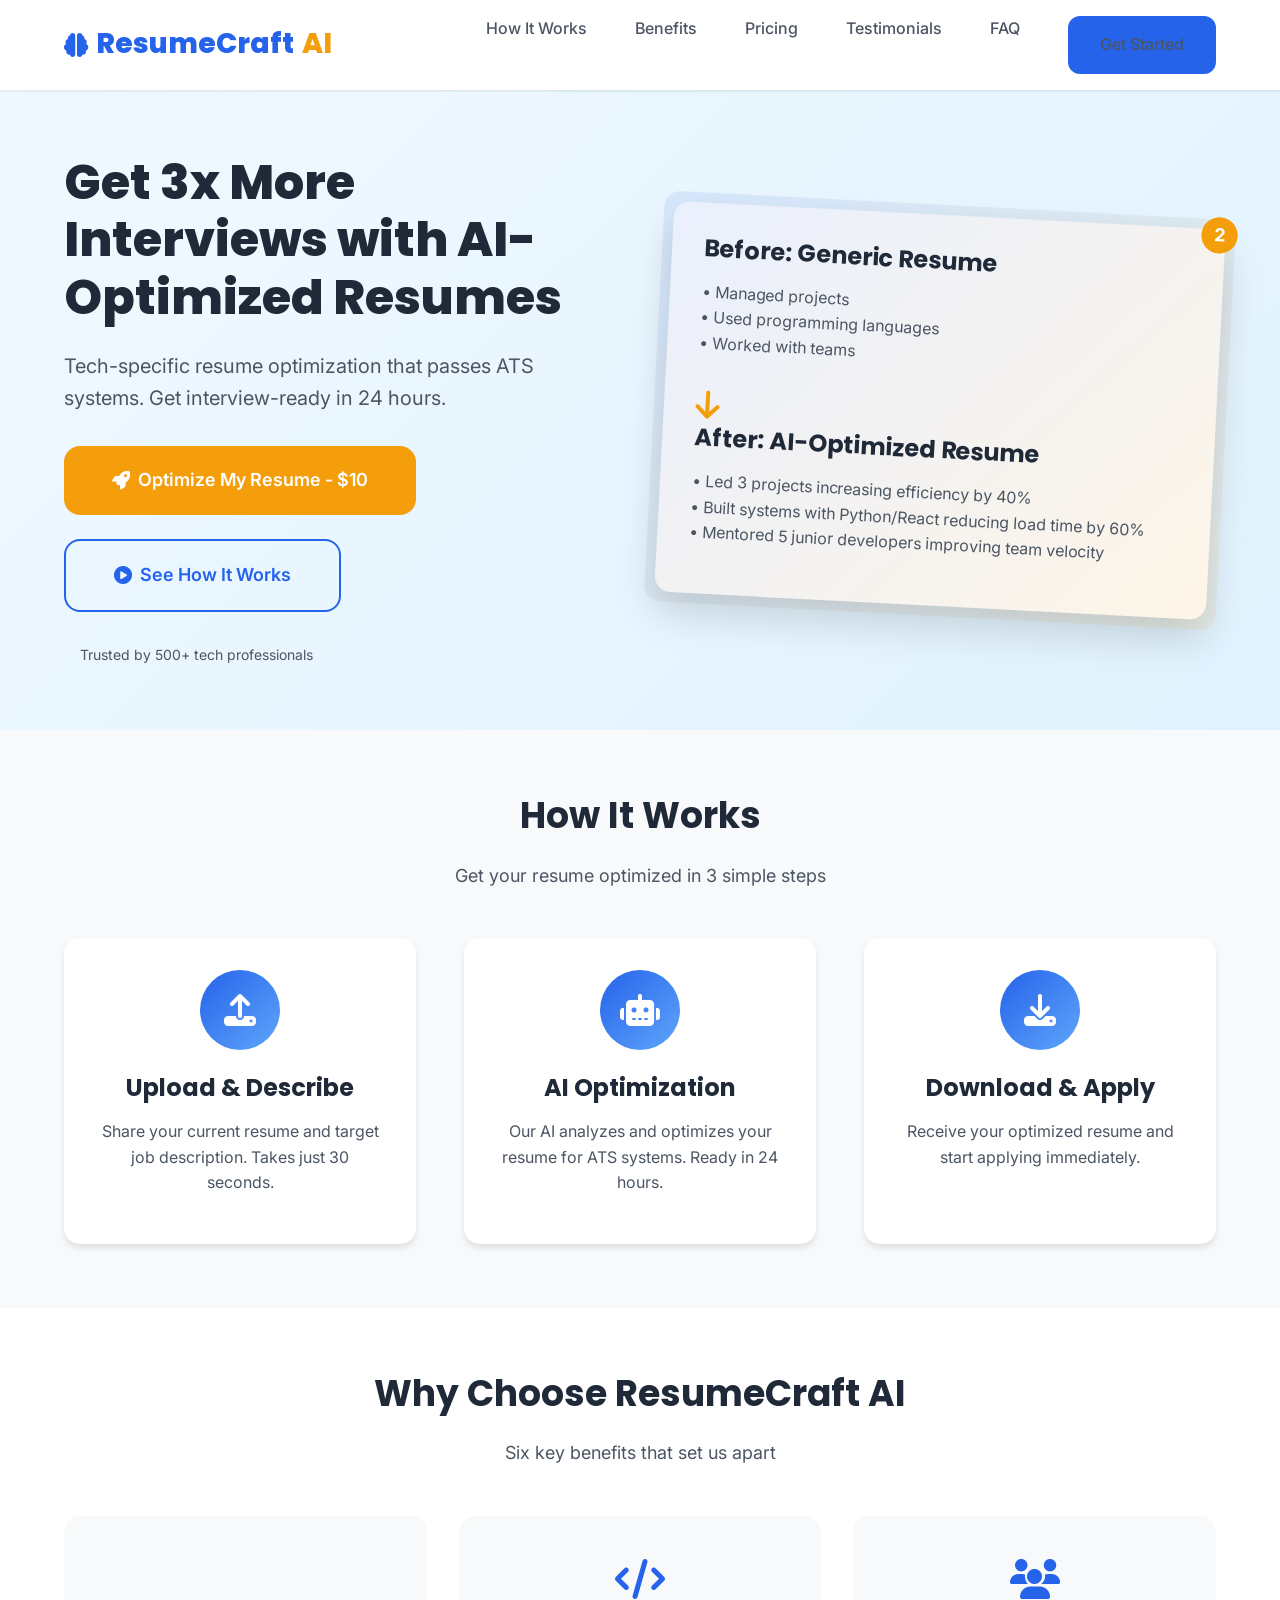
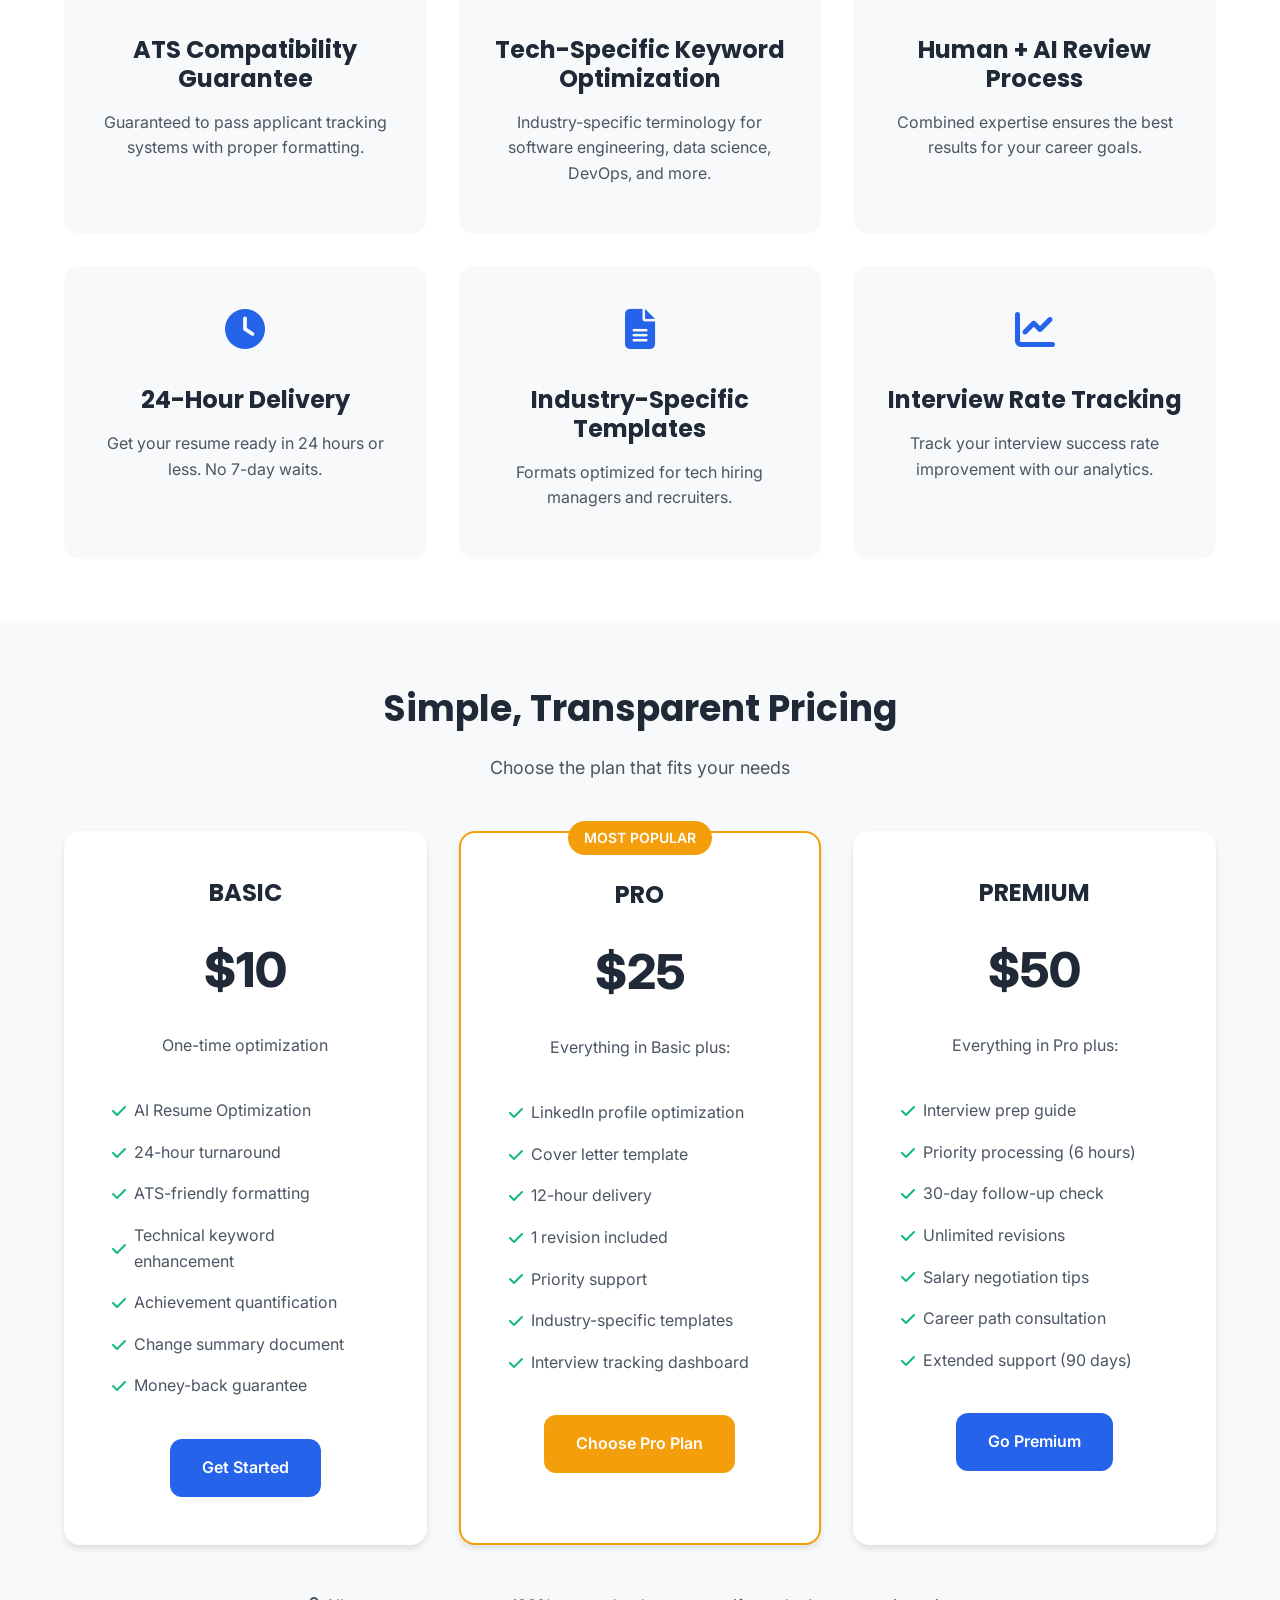
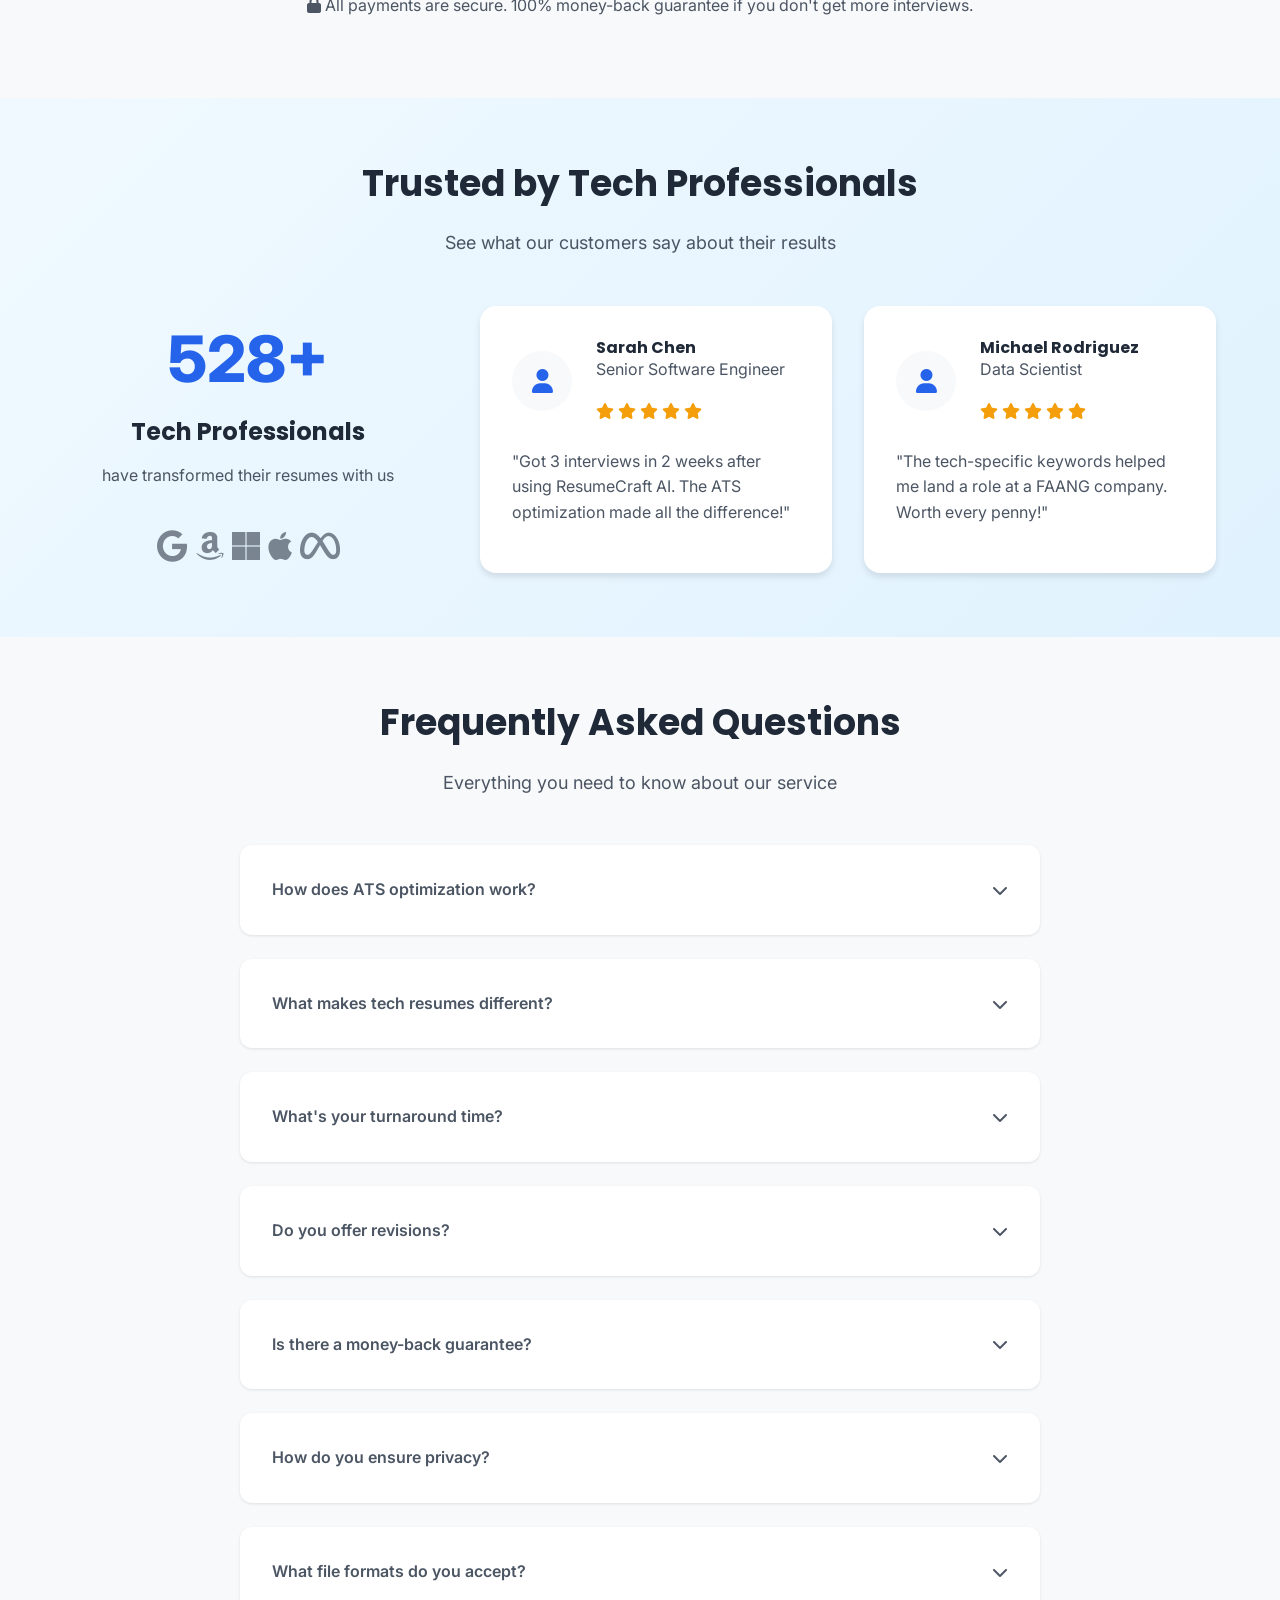
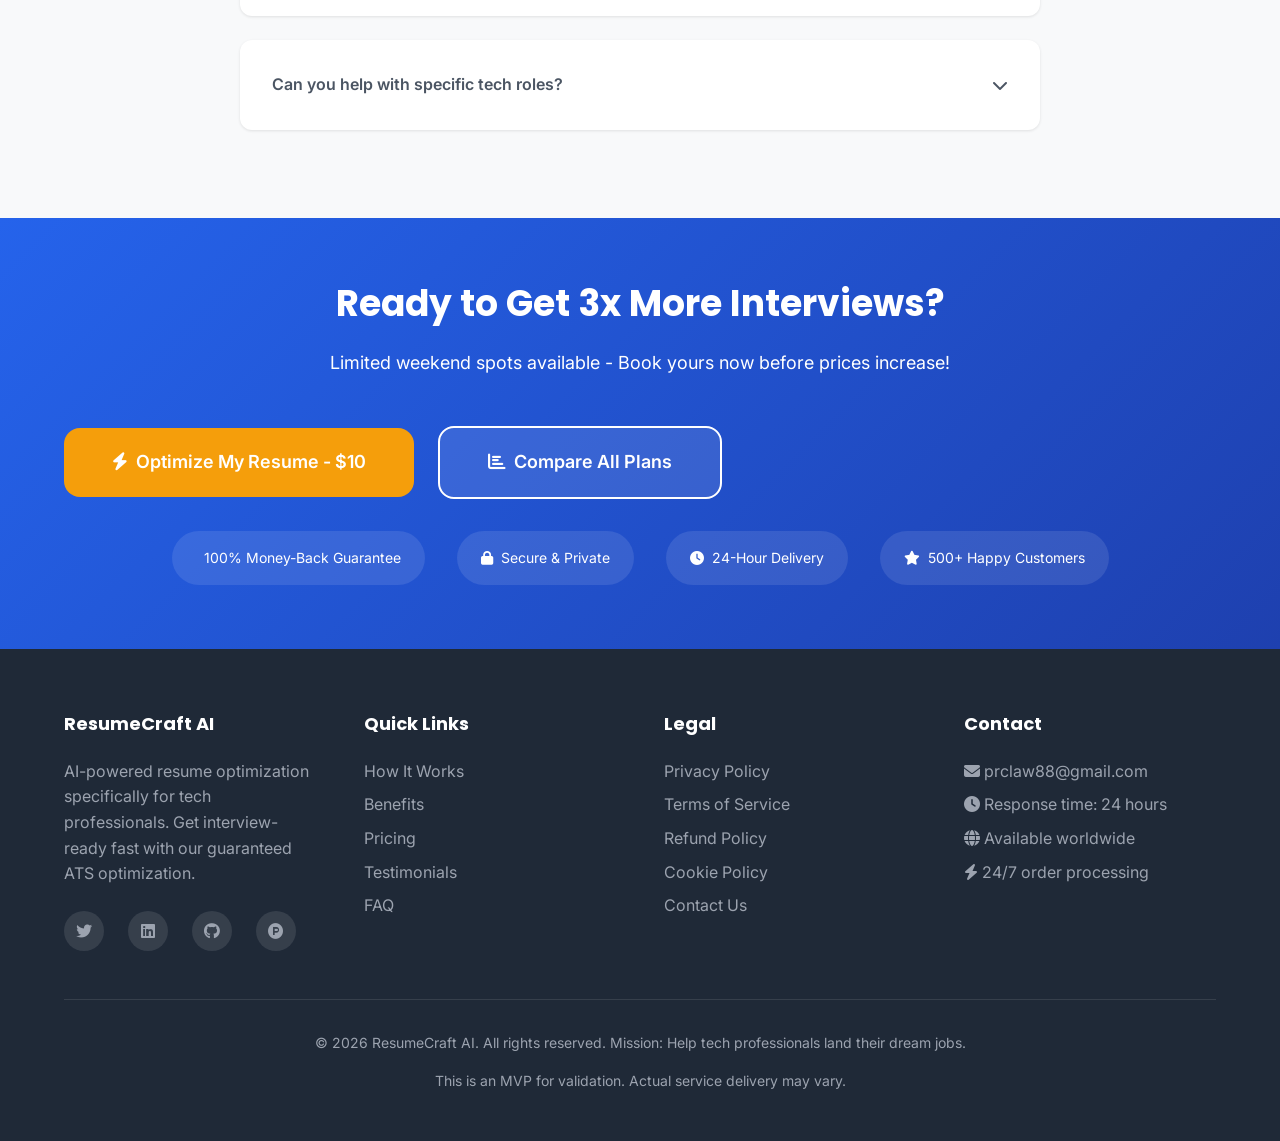
<file: index-optimized.html>
<!DOCTYPE html>
<html lang="en">
<head>
    <meta charset="UTF-8">
    <meta name="viewport" content="width=device-width, initial-scale=1.0">
    <title>ResumeCraft AI - Get 3x More Interviews with AI-Optimized Resumes</title>
    <meta name="description" content="Tech-specific resume optimization that passes ATS systems. Get interview-ready in 24 hours with our AI-powered resume optimization service.">
    <meta name="keywords" content="resume optimization, ATS, tech resumes, AI resume, resume writing, career, job search, interview">
    <link rel="preconnect" href="https://fonts.googleapis.com">
    <link rel="preconnect" href="https://fonts.gstatic.com" crossorigin>
    <link href="https://fonts.googleapis.com/css2?family=Inter:wght@400;500;600;700&family=Poppins:wght@600;700;800&display=swap" rel="stylesheet">
    <link rel="stylesheet" href="https://cdnjs.cloudflare.com/ajax/libs/font-awesome/6.4.0/css/all.min.css">
    <link rel="stylesheet" href="styles-new.css">
    <!-- Google Analytics (placeholder - add your tracking ID) -->
    <!-- <script async src="https://www.googletagmanager.com/gtag/js?id=G-XXXXXXXXXX"></script> -->
</head>
<body>
    <!-- Header & Navigation -->
    <header>
        <div class="container header-container">
            <a href="#" class="logo">
                <i class="fas fa-brain logo-icon"></i>
                ResumeCraft<span>AI</span>
            </a>
            
            <button class="mobile-menu-btn" id="mobileMenuBtn" aria-label="Toggle menu">
                <i class="fas fa-bars"></i>
            </button>
            
            <nav>
                <ul class="nav-links">
                    <li><a href="#how-it-works">How It Works</a></li>
                    <li><a href="#benefits">Benefits</a></li>
                    <li><a href="#pricing">Pricing</a></li>
                    <li><a href="#testimonials">Testimonials</a></li>
                    <li><a href="#faq">FAQ</a></li>
                    <li><a href="#cta" class="btn btn-primary btn-sm">Get Started</a></li>
                </ul>
            </nav>
        </div>
    </header>

    <!-- Hero Section -->
    <section class="hero">
        <div class="container hero-container">
            <div class="hero-content">
                <h1>Get 3x More Interviews with AI-Optimized Resumes</h1>
                <p>Tech-specific resume optimization that passes ATS systems. Get interview-ready in 24 hours.</p>
                
                <div class="hero-cta">
                    <a href="#pricing" class="btn btn-accent btn-lg">
                        <i class="fas fa-rocket"></i>
                        Optimize My Resume - $10
                    </a>
                    <a href="#how-it-works" class="btn btn-outline btn-lg">
                        <i class="fas fa-play-circle"></i>
                        See How It Works
                    </a>
                </div>
                
                <div class="trust-badge mt-lg">
                    <i class="fas fa-shield-check"></i>
                    <span>Trusted by 500+ tech professionals</span>
                </div>
            </div>
            
            <div class="hero-visual">
                <div class="resume-mockup">
                    <div class="step-number">1</div>
                    <h3>Before: Generic Resume</h3>
                    <p>• Managed projects<br>• Used programming languages<br>• Worked with teams</p>
                    
                    <div class="mt-lg">
                        <i class="fas fa-arrow-down fa-2x" style="color: var(--accent-orange);"></i>
                    </div>
                    
                    <div class="step-number">2</div>
                    <h3>After: AI-Optimized Resume</h3>
                    <p>• Led 3 projects increasing efficiency by 40%<br>• Built systems with Python/React reducing load time by 60%<br>• Mentored 5 junior developers improving team velocity</p>
                </div>
            </div>
        </div>
    </section>

    <!-- How It Works Section -->
    <section id="how-it-works" class="section">
        <div class="container">
            <div class="section-title">
                <h2>How It Works</h2>
                <p>Get your resume optimized in 3 simple steps</p>
            </div>
            
            <div class="steps">
                <div class="step fade-in">
                    <div class="step-icon">
                        <i class="fas fa-upload"></i>
                    </div>
                    <h3>Upload & Describe</h3>
                    <p>Share your current resume and target job description. Takes just 30 seconds.</p>
                </div>
                
                <div class="step fade-in">
                    <div class="step-icon">
                        <i class="fas fa-robot"></i>
                    </div>
                    <h3>AI Optimization</h3>
                    <p>Our AI analyzes and optimizes your resume for ATS systems. Ready in 24 hours.</p>
                </div>
                
                <div class="step fade-in">
                    <div class="step-icon">
                        <i class="fas fa-download"></i>
                    </div>
                    <h3>Download & Apply</h3>
                    <p>Receive your optimized resume and start applying immediately.</p>
                </div>
            </div>
        </div>
    </section>

    <!-- Benefits Section -->
    <section id="benefits" class="section benefits">
        <div class="container">
            <div class="section-title">
                <h2>Why Choose ResumeCraft AI</h2>
                <p>Six key benefits that set us apart</p>
            </div>
            
            <div class="benefits-grid">
                <div class="benefit-card fade-in">
                    <div class="benefit-icon">
                        <i class="fas fa-shield-check"></i>
                    </div>
                    <h3>ATS Compatibility Guarantee</h3>
                    <p>Guaranteed to pass applicant tracking systems with proper formatting.</p>
                </div>
                
                <div class="benefit-card fade-in">
                    <div class="benefit-icon">
                        <i class="fas fa-code"></i>
                    </div>
                    <h3>Tech-Specific Keyword Optimization</h3>
                    <p>Industry-specific terminology for software engineering, data science, DevOps, and more.</p>
                </div>
                
                <div class="benefit-card fade-in">
                    <div class="benefit-icon">
                        <i class="fas fa-users"></i>
                    </div>
                    <h3>Human + AI Review Process</h3>
                    <p>Combined expertise ensures the best results for your career goals.</p>
                </div>
                
                <div class="benefit-card fade-in">
                    <div class="benefit-icon">
                        <i class="fas fa-clock"></i>
                    </div>
                    <h3>24-Hour Delivery</h3>
                    <p>Get your resume ready in 24 hours or less. No 7-day waits.</p>
                </div>
                
                <div class="benefit-card fade-in">
                    <div class="benefit-icon">
                        <i class="fas fa-file-alt"></i>
                    </div>
                    <h3>Industry-Specific Templates</h3>
                    <p>Formats optimized for tech hiring managers and recruiters.</p>
                </div>
                
                <div class="benefit-card fade-in">
                    <div class="benefit-icon">
                        <i class="fas fa-chart-line"></i>
                    </div>
                    <h3>Interview Rate Tracking</h3>
                    <p>Track your interview success rate improvement with our analytics.</p>
                </div>
            </div>
        </div>
    </section>

    <!-- Pricing Section -->
    <section id="pricing" class="section">
        <div class="container">
            <div class="section-title">
                <h2>Simple, Transparent Pricing</h2>
                <p>Choose the plan that fits your needs</p>
            </div>
            
            <div class="pricing-cards">
                <!-- Basic Plan -->
                <div class="pricing-card fade-in">
                    <h3>BASIC</h3>
                    <div class="price">$10</div>
                    <p class="mb-lg">One-time optimization</p>
                    
                    <ul class="features-list">
                        <li><i class="fas fa-check"></i> AI Resume Optimization</li>
                        <li><i class="fas fa-check"></i> 24-hour turnaround</li>
                        <li><i class="fas fa-check"></i> ATS-friendly formatting</li>
                        <li><i class="fas fa-check"></i> Technical keyword enhancement</li>
                        <li><i class="fas fa-check"></i> Achievement quantification</li>
                        <li><i class="fas fa-check"></i> Change summary document</li>
                        <li><i class="fas fa-check"></i> Money-back guarantee</li>
                    </ul>
                    
                    <a href="https://docs.google.com/forms/d/e/1FAIpQLSfTw4_0QRKREudcdWbk2T2AH5QyHK0VJUN9Rq0sRqG9e6g6CA/viewform?usp=publish-editor" 
                       class="btn btn-primary" 
                       target="_blank"
                       rel="noopener noreferrer">
                        Get Started
                    </a>
                </div>
                
                <!-- Pro Plan (Popular) -->
                <div class="pricing-card popular fade-in">
                    <div class="popular-badge">MOST POPULAR</div>
                    <h3>PRO</h3>
                    <div class="price">$25</div>
                    <p class="mb-lg">Everything in Basic plus:</p>
                    
                    <ul class="features-list">
                        <li><i class="fas fa-check"></i> LinkedIn profile optimization</li>
                        <li><i class="fas fa-check"></i> Cover letter template</li>
                        <li><i class="fas fa-check"></i> 12-hour delivery</li>
                        <li><i class="fas fa-check"></i> 1 revision included</li>
                        <li><i class="fas fa-check"></i> Priority support</li>
                        <li><i class="fas fa-check"></i> Industry-specific templates</li>
                        <li><i class="fas fa-check"></i> Interview tracking dashboard</li>
                    </ul>
                    
                    <a href="https://docs.google.com/forms/d/e/1FAIpQLSfTw4_0QRKREudcdWbk2T2AH5QyHK0VJUN9Rq0sRqG9e6g6CA/viewform?usp=publish-editor" 
                       class="btn btn-accent" 
                       target="_blank"
                       rel="noopener noreferrer">
                        Choose Pro Plan
                    </a>
                </div>
                
                <!-- Premium Plan -->
                <div class="pricing-card fade-in">
                    <h3>PREMIUM</h3>
                    <div class="price">$50</div>
                    <p class="mb-lg">Everything in Pro plus:</p>
                    
                    <ul class="features-list">
                        <li><i class="fas fa-check"></i> Interview prep guide</li>
                        <li><i class="fas fa-check"></i> Priority processing (6 hours)</li>
                        <li><i class="fas fa-check"></i> 30-day follow-up check</li>
                        <li><i class="fas fa-check"></i> Unlimited revisions</li>
                        <li><i class="fas fa-check"></i> Salary negotiation tips</li>
                        <li><i class="fas fa-check"></i> Career path consultation</li>
                        <li><i class="fas fa-check"></i> Extended support (90 days)</li>
                    </ul>
                    
                    <a href="https://docs.google.com/forms/d/e/1FAIpQLSfTw4_0QRKREudcdWbk2T2AH5QyHK0VJUN9Rq0sRqG9e6g6CA/viewform?usp=publish-editor" 
                       class="btn btn-primary" 
                       target="_blank"
                       rel="noopener noreferrer">
                        Go Premium
                    </a>
                </div>
            </div>
            
            <div class="text-center mt-xl">
                <p><i class="fas fa-lock"></i> All payments are secure. 100% money-back guarantee if you don't get more interviews.</p>
            </div>
        </div>
    </section>

    <!-- Testimonials Section -->
    <section id="testimonials" class="section testimonials">
        <div class="container">
            <div class="section-title">
                <h2>Trusted by Tech Professionals</h2>
                <p>See what our customers say about their results</p>
            </div>
            
            <div class="testimonial-grid">
                <div class="trust-stats fade-in">
                    <div class="trust-number">500+</div>
                    <h3>Tech Professionals</h3>
                    <p>have transformed their resumes with us</p>
                    
                    <div class="company-logos">
                        <div style="font-size: 32px; color: var(--medium-gray);">
                            <i class="fab fa-google"></i>
                            <i class="fab fa-amazon"></i>
                            <i class="fab fa-microsoft"></i>
                            <i class="fab fa-apple"></i>
                            <i class="fab fa-meta"></i>
                        </div>
                    </div>
                </div>
                
                <div class="testimonial-cards">
                    <div class="testimonial-card fade-in">
                        <div class="testimonial-header">
                            <div class="testimonial-avatar">
                                <i class="fas fa-user"></i>
                            </div>
                            <div>
                                <h4>Sarah Chen</h4>
                                <p>Senior Software Engineer</p>
                                <div class="stars">
                                    <i class="fas fa-star"></i>
                                    <i class="fas fa-star"></i>
                                    <i class="fas fa-star"></i>
                                    <i class="fas fa-star"></i>
                                    <i class="fas fa-star"></i>
                                </div>
                            </div>
                        </div>
                        <p>"Got 3 interviews in 2 weeks after using ResumeCraft AI. The ATS optimization made all the difference!"</p>
                    </div>
                    
                    <div class="testimonial-card fade-in">
                        <div class="testimonial-header">
                            <div class="testimonial-avatar">
                                <i class="fas fa-user"></i>
                            </div>
                            <div>
                                <h4>Michael Rodriguez</h4>
                                <p>Data Scientist</p>
                                <div class="stars">
                                    <i class="fas fa-star"></i>
                                    <i class="fas fa-star"></i>
                                    <i class="fas fa-star"></i>
                                    <i class="fas fa-star"></i>
                                    <i class="fas fa-star"></i>
                                </div>
                            </div>
                        </div>
                        <p>"The tech-specific keywords helped me land a role at a FAANG company. Worth every penny!"</p>
                    </div>
                </div>
            </div>
        </div>
    </section>

    <!-- FAQ Section -->
    <section id="faq" class="section">
        <div class="container">
            <div class="section-title">
                <h2>Frequently Asked Questions</h2>
                <p>Everything you need to know about our service</p>
            </div>
            
            <div class="faq-container">
                <div class="faq-item fade-in">
                    <div class="faq-question">
                        <span>How does ATS optimization work?</span>
                        <i class="fas fa-chevron-down faq-toggle"></i>
                    </div>
                    <div class="faq-answer">
                        <p>We analyze job descriptions for keywords and ensure your resume matches them exactly. We also optimize formatting for ATS parsing, improve keyword density, and ensure proper section headers that ATS systems recognize.</p>
                    </div>
                </div>
                
                <div class="faq-item fade-in">
                    <div class="faq-question">
                        <span>What makes tech resumes different?</span>
                        <i class="fas fa-chevron-down faq-toggle"></i>
                    </div>
                    <div class="faq-answer">
                        <p>Tech resumes require specific keywords, project-based formatting, quantifiable technical achievements, and industry-specific terminology that generic services often miss. We specialize exclusively in tech roles including software engineering, data science, cybersecurity, DevOps, and cloud architecture.</p>
                    </div>
                </div>
                
                <div class="faq-item fade-in">
                    <div class="faq-question">
                        <span>What's your turnaround time?</span>
                        <i class="fas fa-chevron-down faq-toggle"></i>
                    </div>
                    <div class="faq-answer">
                        <p>24 hours maximum for Basic plan, 12 hours for Pro plan, and 6 hours for Premium plan. Most resumes are processed even faster. Compare this to professional services that take 7+ days.</p>
                    </div>
                </div>
                
                <div class="faq-item fade-in">
                    <div class="faq-question">
                        <span>Do you offer revisions?</span>
                        <i class="fas fa-chevron-down faq-toggle"></i>
                    </div>
                    <div class="faq-answer">
                        <p>For the $10 Basic plan, we deliver one optimized version. The Pro plan includes 1 revision, and the Premium plan includes unlimited revisions within 30 days.</p>
                    </div>
                </div>
                
                <div class="faq-item fade-in">
                    <div class="faq-question">
                        <span>Is there a money-back guarantee?</span>
                        <i class="fas fa-chevron-down faq-toggle"></i>
                    </div>
                    <div class="faq-answer">
                        <p>Yes! We offer a 100% money-back guarantee if you don't get at least 2x more interview calls within 30 days of using our optimized resume.</p>
                    </div>
                </div>
                
                <div class="faq-item fade-in">
                    <div class="faq-question">
                        <span>How do you ensure privacy?</span>
                        <i class="fas fa-chevron-down faq-toggle"></i>
                    </div>
                    <div class="faq-answer">
                        <p>We use encrypted file transfers, never share your data with third parties, and delete all files 30 days after delivery. Your resume is only seen by our AI system and human reviewers who sign strict NDAs.</p>
                    </div>
                </div>
                
                <div class="faq-item fade-in">
                    <div class="faq-question">
                        <span>What file formats do you accept?</span>
                        <i class="fas fa-chevron-down faq-toggle"></i>
                    </div>
                    <div class="faq-answer">
                        <p>We accept PDF, DOC, DOCX, and TXT files. We deliver optimized resumes in PDF and DOCX formats, along with a change summary document.</p>
                    </div>
                </div>
                
                <div class="faq-item fade-in">
                    <div class="faq-question">
                        <span>Can you help with specific tech roles?</span>
                        <i class="fas fa-chevron-down faq-toggle"></i>
                    </div>
                    <div class="faq-answer">
                        <p>Absolutely! We specialize in software engineering (frontend, backend, full-stack), data science, machine learning, cybersecurity, DevOps, cloud architecture, product management, and UX/UI design roles.</p>
                    </div>
                </div>
            </div>
        </div>
    </section>

    <!-- Final CTA Section -->
    <section id="cta" class="section final-cta">
        <div class="container">
            <h2>Ready to Get 3x More Interviews?</h2>
            <p>Limited weekend spots available - Book yours now before prices increase!</p>
            
            <div class="hero-cta">
                <a href="https://docs.google.com/forms/d/e/1FAIpQLSfTw4_0QRKREudcdWbk2T2AH5QyHK0VJUN9Rq0sRqG9e6g6CA/viewform?usp=publish-editor" 
                   class="btn btn-accent btn-lg" 
                   target="_blank"
                   rel="noopener noreferrer">
                    <i class="fas fa-bolt"></i>
                    Optimize My Resume - $10
                </a>
                <a href="#pricing" class="btn btn-outline btn-lg" style="background: rgba(255,255,255,0.1); color: white; border-color: white;">
                    <i class="fas fa-chart-bar"></i>
                    Compare All Plans
                </a>
            </div>
            
            <div class="guarantee-badges">
                <div class="badge">
                    <i class="fas fa-shield-check"></i>
                    100% Money-Back Guarantee
                </div>
                <div class="badge">
                    <i class="fas fa-lock"></i>
                    Secure & Private
                </div>
                <div class="badge">
                    <i class="fas fa-clock"></i>
                    24-Hour Delivery
                </div>
                <div class="badge">
                    <i class="fas fa-star"></i>
                    500+ Happy Customers
                </div>
            </div>
        </div>
    </section>

    <!-- Footer -->
    <footer>
        <div class="container">
            <div class="footer-grid">
                <div class="footer-column">
                    <h3>ResumeCraft AI</h3>
                    <p>AI-powered resume optimization specifically for tech professionals. Get interview-ready fast with our guaranteed ATS optimization.</p>
                    <div class="social-links">
                        <a href="#" aria-label="Twitter"><i class="fab fa-twitter"></i></a>
                        <a href="#" aria-label="LinkedIn"><i class="fab fa-linkedin"></i></a>
                        <a href="#" aria-label="GitHub"><i class="fab fa-github"></i></a>
                        <a href="#" aria-label="Product Hunt"><i class="fab fa-product-hunt"></i></a>
                    </div>
                </div>
                
                <div class="footer-column">
                    <h3>Quick Links</h3>
                    <ul class="footer-links">
                        <li><a href="#how-it-works">How It Works</a></li>
                        <li><a href="#benefits">Benefits</a></li>
                        <li><a href="#pricing">Pricing</a></li>
                        <li><a href="#testimonials">Testimonials</a></li>
                        <li><a href="#faq">FAQ</a></li>
                    </ul>
                </div>
                
                <div class="footer-column">
                    <h3>Legal</h3>
                    <ul class="footer-links">
                        <li><a href="#">Privacy Policy</a></li>
                        <li><a href="#">Terms of Service</a></li>
                        <li><a href="#">Refund Policy</a></li>
                        <li><a href="#">Cookie Policy</a></li>
                        <li><a href="#">Contact Us</a></li>
                    </ul>
                </div>
                
                <div class="footer-column">
                    <h3>Contact</h3>
                    <ul class="footer-links">
                        <li><i class="fas fa-envelope"></i> prclaw88@gmail.com</li>
                        <li><i class="fas fa-clock"></i> Response time: 24 hours</li>
                        <li><i class="fas fa-globe"></i> Available worldwide</li>
                        <li><i class="fas fa-bolt"></i> 24/7 order processing</li>
                    </ul>
                </div>
            </div>
            
            <div class="copyright">
                <p>&copy; 2026 ResumeCraft AI. All rights reserved. Mission: Help tech professionals land their dream jobs.</p>
                <p class="mt-sm">This is an MVP for validation. Actual service delivery may vary.</p>
            </div>
        </div>
    </footer>

    <!-- JavaScript -->
    <script src="script-new.js" defer></script>
    
    <!-- Google Analytics Script (placeholder) -->
    <!--
    <script>
        window.dataLayer = window.dataLayer || [];
        function gtag(){dataLayer.push(arguments);}
        gtag('js', new Date());
        gtag('config', 'G-XXXXXXXXXX');
    </script>
    -->
</body>
</html>
</file>
<file: styles-new.css>
/* ResumeCraft AI - Modern CSS */
/* This file contains only the CSS for better performance */

/* CSS Variables - Brand Colors */
:root {
    --primary-blue: #2563eb;
    --dark-blue: #1e40af;
    --light-blue: #60a5fa;
    --accent-orange: #f59e0b;
    --success-green: #10b981;
    --warning-red: #ef4444;
    --dark-gray: #1f2937;
    --medium-gray: #4b5563;
    --light-gray: #9ca3af;
    --bg-gray: #f8f9fa;
    --white: #ffffff;
    --shadow-sm: 0 1px 3px rgba(0, 0, 0, 0.1);
    --shadow-md: 0 4px 6px rgba(0, 0, 0, 0.1);
    --shadow-lg: 0 10px 25px rgba(0, 0, 0, 0.1);
    --shadow-xl: 0 20px 40px rgba(0, 0, 0, 0.15);
    --radius-sm: 6px;
    --radius-md: 12px;
    --radius-lg: 16px;
    --radius-xl: 24px;
    --spacing-xs: 8px;
    --spacing-sm: 16px;
    --spacing-md: 24px;
    --spacing-lg: 32px;
    --spacing-xl: 48px;
    --spacing-xxl: 64px;
}

/* Reset & Base Styles */
* {
    margin: 0;
    padding: 0;
    box-sizing: border-box;
}

html {
    scroll-behavior: smooth;
}

body {
    font-family: 'Inter', -apple-system, BlinkMacSystemFont, 'Segoe UI', Roboto, Oxygen, Ubuntu, sans-serif;
    line-height: 1.6;
    color: var(--medium-gray);
    background-color: var(--bg-gray);
    font-size: 16px;
    overflow-x: hidden;
}

h1, h2, h3, h4, h5, h6 {
    font-family: 'Poppins', sans-serif;
    color: var(--dark-gray);
    font-weight: 700;
    line-height: 1.2;
}

h1 {
    font-size: 48px;
    font-weight: 800;
}

h2 {
    font-size: 36px;
    margin-bottom: var(--spacing-md);
}

h3 {
    font-size: 24px;
    margin-bottom: var(--spacing-sm);
}

p {
    margin-bottom: var(--spacing-sm);
}

a {
    text-decoration: none;
    color: inherit;
}

.container {
    max-width: 1200px;
    margin: 0 auto;
    padding: 0 var(--spacing-md);
}

.section {
    padding: var(--spacing-xxl) 0;
}

.section-title {
    text-align: center;
    margin-bottom: var(--spacing-xl);
}

.section-title p {
    max-width: 700px;
    margin: 0 auto;
    font-size: 18px;
    color: var(--medium-gray);
}

/* Button Styles */
.btn {
    display: inline-flex;
    align-items: center;
    justify-content: center;
    padding: 16px 32px;
    border-radius: var(--radius-md);
    font-weight: 600;
    font-size: 16px;
    cursor: pointer;
    transition: all 0.3s ease;
    border: none;
    gap: 8px;
}

.btn-primary {
    background-color: var(--primary-blue);
    color: var(--white);
}

.btn-primary:hover {
    background-color: var(--dark-blue);
    transform: translateY(-2px);
    box-shadow: var(--shadow-lg);
}

.btn-accent {
    background-color: var(--accent-orange);
    color: var(--white);
}

.btn-accent:hover {
    background-color: #d97706;
    transform: translateY(-2px);
    box-shadow: var(--shadow-lg);
}

.btn-outline {
    background-color: transparent;
    color: var(--primary-blue);
    border: 2px solid var(--primary-blue);
}

.btn-outline:hover {
    background-color: var(--primary-blue);
    color: var(--white);
}

.btn-lg {
    padding: 20px 48px;
    font-size: 18px;
    border-radius: var(--radius-lg);
}

/* Header & Navigation */
header {
    background-color: var(--white);
    box-shadow: var(--shadow-sm);
    position: sticky;
    top: 0;
    z-index: 1000;
    padding: var(--spacing-sm) 0;
}

.header-container {
    display: flex;
    justify-content: space-between;
    align-items: center;
}

.logo {
    font-family: 'Poppins', sans-serif;
    font-size: 28px;
    font-weight: 800;
    color: var(--primary-blue);
    display: flex;
    align-items: center;
    gap: 8px;
}

.logo span {
    color: var(--accent-orange);
}

.logo-icon {
    font-size: 24px;
}

.nav-links {
    display: flex;
    gap: var(--spacing-xl);
    list-style: none;
}

.nav-links a {
    font-weight: 500;
    color: var(--medium-gray);
    transition: color 0.3s;
}

.nav-links a:hover {
    color: var(--primary-blue);
}

.mobile-menu-btn {
    display: none;
    background: none;
    border: none;
    font-size: 24px;
    color: var(--medium-gray);
    cursor: pointer;
}

/* Hero Section */
.hero {
    background: linear-gradient(135deg, #f0f9ff 0%, #e0f2fe 100%);
    padding: var(--spacing-xxl) 0;
    position: relative;
    overflow: hidden;
}

.hero-container {
    display: grid;
    grid-template-columns: 1fr 1fr;
    gap: var(--spacing-xl);
    align-items: center;
}

.hero-content h1 {
    margin-bottom: var(--spacing-md);
    color: var(--dark-gray);
}

.hero-content p {
    font-size: 20px;
    color: var(--medium-gray);
    margin-bottom: var(--spacing-lg);
}

.hero-cta {
    display: flex;
    gap: var(--spacing-md);
    align-items: center;
    flex-wrap: wrap;
}

.trust-badge {
    display: flex;
    align-items: center;
    gap: var(--spacing-sm);
    font-size: 14px;
    color: var(--medium-gray);
}

.trust-badge i {
    color: var(--success-green);
}

.hero-visual {
    position: relative;
}

.resume-mockup {
    background: var(--white);
    border-radius: var(--radius-lg);
    box-shadow: var(--shadow-xl);
    padding: var(--spacing-lg);
    position: relative;
    transform: rotate(3deg);
}

.resume-mockup:before {
    content: '';
    position: absolute;
    top: -10px;
    left: -10px;
    right: -10px;
    bottom: -10px;
    background: linear-gradient(135deg, var(--primary-blue), var(--accent-orange));
    border-radius: var(--radius-lg);
    z-index: -1;
    opacity: 0.1;
}

/* How It Works Section */
.steps {
    display: grid;
    grid-template-columns: repeat(3, 1fr);
    gap: var(--spacing-xl);
    margin-top: var(--spacing-xl);
}

.step {
    text-align: center;
    padding: var(--spacing-lg);
    background: var(--white);
    border-radius: var(--radius-lg);
    box-shadow: var(--shadow-md);
    transition: transform 0.3s, box-shadow 0.3s;
}

.step:hover {
    transform: translateY(-8px);
    box-shadow: var(--shadow-lg);
}

.step-icon {
    width: 80px;
    height: 80px;
    background: linear-gradient(135deg, var(--primary-blue), var(--light-blue));
    border-radius: 50%;
    display: flex;
    align-items: center;
    justify-content: center;
    margin: 0 auto var(--spacing-md);
    color: var(--white);
    font-size: 32px;
}

.step-number {
    position: absolute;
    top: -12px;
    right: -12px;
    background: var(--accent-orange);
    color: var(--white);
    width: 36px;
    height: 36px;
    border-radius: 50%;
    display: flex;
    align-items: center;
    justify-content: center;
    font-weight: 700;
    font-size: 18px;
}

/* Benefits Grid */
.benefits {
    background-color: var(--white);
}

.benefits-grid {
    display: grid;
    grid-template-columns: repeat(3, 1fr);
    gap: var(--spacing-lg);
}

.benefit-card {
    padding: var(--spacing-lg);
    background: var(--bg-gray);
    border-radius: var(--radius-lg);
    text-align: center;
    transition: all 0.3s;
}

.benefit-card:hover {
    background: var(--primary-blue);
    color: var(--white);
    transform: translateY(-4px);
}

.benefit-card:hover h3,
.benefit-card:hover p,
.benefit-card:hover .benefit-icon {
    color: var(--white);
}

.benefit-icon {
    font-size: 40px;
    color: var(--primary-blue);
    margin-bottom: var(--spacing-md);
}

/* Pricing Section */
.pricing-cards {
    display: grid;
    grid-template-columns: repeat(3, 1fr);
    gap: var(--spacing-lg);
    margin-top: var(--spacing-xl);
}

.pricing-card {
    background: var(--white);
    border-radius: var(--radius-lg);
    padding: var(--spacing-xl);
    box-shadow: var(--shadow-md);
    text-align: center;
    position: relative;
    transition: transform 0.3s;
}

.pricing-card:hover {
    transform: translateY(-8px);
    box-shadow: var(--shadow-lg);
}

.pricing-card.popular {
    border: 2px solid var(--accent-orange);
    transform: scale(1.05);
}

.popular-badge {
    position: absolute;
    top: -12px;
    left: 50%;
    transform: translateX(-50%);
    background: var(--accent-orange);
    color: var(--white);
    padding: 6px 16px;
    border-radius: 20px;
    font-size: 14px;
    font-weight: 600;
}

.price {
    font-size: 48px;
    font-weight: 800;
    color: var(--dark-gray);
    margin: var(--spacing-md) 0;
}

.price span {
    font-size: 24px;
    color: var(--medium-gray);
}

.features-list {
    list-style: none;
    margin: var(--spacing-lg) 0;
    text-align: left;
}

.features-list li {
    padding: var(--spacing-xs) 0;
    display: flex;
    align-items: center;
    gap: var(--spacing-xs);
}

.features-list li i {
    color: var(--success-green);
}

/* Testimonials */
.testimonials {
    background: linear-gradient(135deg, #f0f9ff 0%, #e0f2fe 100%);
}

.testimonial-grid {
    display: grid;
    grid-template-columns: 1fr 2fr;
    gap: var(--spacing-xl);
    align-items: center;
}

.trust-stats {
    text-align: center;
}

.trust-number {
    font-size: 64px;
    font-weight: 800;
    color: var(--primary-blue);
    margin-bottom: var(--spacing-xs);
}

.company-logos {
    display: flex;
    flex-wrap: wrap;
    gap: var(--spacing-lg);
    justify-content: center;
    margin-top: var(--spacing-lg);
    opacity: 0.7;
}

.testimonial-cards {
    display: grid;
    grid-template-columns: repeat(2, 1fr);
    gap: var(--spacing-lg);
}

.testimonial-card {
    background: var(--white);
    padding: var(--spacing-lg);
    border-radius: var(--radius-lg);
    box-shadow: var(--shadow-md);
}

.testimonial-header {
    display: flex;
    align-items: center;
    gap: var(--spacing-md);
    margin-bottom: var(--spacing-md);
}

.testimonial-avatar {
    width: 60px;
    height: 60px;
    border-radius: 50%;
    background: var(--bg-gray);
    display: flex;
    align-items: center;
    justify-content: center;
    font-size: 24px;
    color: var(--primary-blue);
}

.stars {
    color: var(--accent-orange);
    margin-top: 4px;
}

/* FAQ Section */
.faq-container {
    max-width: 800px;
    margin: 0 auto;
}

.faq-item {
    background: var(--white);
    border-radius: var(--radius-md);
    margin-bottom: var(--spacing-md);
    overflow: hidden;
    box-shadow: var(--shadow-sm);
}

.faq-question {
    padding: var(--spacing-lg);
    display: flex;
    justify-content: space-between;
    align-items: center;
    cursor: pointer;
    font-weight: 600;
}

.faq-question:hover {
    background-color: var(--bg-gray);
}

.faq-answer {
    padding: 0 var(--spacing-lg);
    max-height: 0;
    overflow: hidden;
    transition: max-height 0.3s ease, padding 0.3s ease;
}

.faq-item.active .faq-answer {
    padding: 0 var(--spacing-lg) var(--spacing-lg);
    max-height: 500px;
}

.faq-toggle {
    transition: transform 0.3s;
}

.faq-item.active .faq-toggle {
    transform: rotate(180deg);
}

/* Final CTA */
.final-cta {
    background: linear-gradient(135deg, var(--primary-blue), var(--dark-blue));
    color: var(--white);
    text-align: center;
    padding: var(--spacing-xxl) 0;
}

.final-cta h2 {
    color: var(--white);
    margin-bottom: var(--spacing-md);
}

.final-cta p {
    font-size: 18px;
    margin-bottom: var(--spacing-xl);
    max-width: 700px;
    margin-left: auto;
    margin-right: auto;
}

.guarantee-badges {
    display: flex;
    justify-content: center;
    gap: var(--spacing-lg);
    margin-top: var(--spacing-lg);
    flex-wrap: wrap;
}

.badge {
    background: rgba(255, 255, 255, 0.1);
    padding: var(--spacing-sm) var(--spacing-md);
    border-radius: 50px;
    font-size: 14px;
    display: flex;
    align-items: center;
    gap: 8px;
}

/* Footer */
footer {
    background-color: var(--dark-gray);
    color: var(--light-gray);
    padding: var(--spacing-xxl) 0 var(--spacing-lg);
}

.footer-grid {
    display: grid;
    grid-template-columns: repeat(4, 1fr);
    gap: var(--spacing-xl);
    margin-bottom: var(--spacing-xl);
}

.footer-column h3 {
    color: var(--white);
    margin-bottom: var(--spacing-md);
    font-size: 18px;
}

.footer-links {
    list-style: none;
}

.footer-links li {
    margin-bottom: var(--spacing-xs);
}

.footer-links a {
    color: var(--light-gray);
    transition: color 0.3s;
}

.footer-links a:hover {
    color: var(--white);
}

.social-links {
    display: flex;
    gap: var(--spacing-md);
    margin-top: var(--spacing-md);
}

.social-links a {
    width: 40px;
    height: 40px;
    border-radius: 50%;
    background: rgba(255, 255, 255, 0.1);
    display: flex;
    align-items: center;
    justify-content: center;
    transition: background 0.3s;
}

.social-links a:hover {
    background: var(--primary-blue);
}

.copyright {
    text-align: center;
    padding-top: var(--spacing-lg);
    border-top: 1px solid rgba(255, 255, 255, 0.1);
    font-size: 14px;
}

/* Responsive Design */
@media (max-width: 1024px) {
    h1 {
        font-size: 40px;
    }
    
    h2 {
        font-size: 32px;
    }
    
    .hero-container,
    .testimonial-grid {
        grid-template-columns: 1fr;
        gap: var(--spacing-lg);
    }
    
    .steps,
    .benefits-grid,
    .pricing-cards,
    .testimonial-cards,
    .footer-grid {
        grid-template-columns: repeat(2, 1fr);
    }
    
    .pricing-card.popular {
        transform: none;
    }
}

@media (max-width: 768px) {
    h1 {
        font-size: 32px;
    }
    
    h2 {
        font-size: 28px;
    }
    
    h3 {
        font-size: 20px;
    }
    
    .section {
        padding: var(--spacing-xl) 0;
    }
    
    .nav-links {
        display: none;
    }
    
    .mobile-menu-btn {
        display: block;
    }
    
    .hero-cta {
        flex-direction: column;
        align-items: flex-start;
    }
    
    .steps,
    .benefits-grid,
    .pricing-cards,
    .testimonial-cards,
    .footer-grid {
        grid-template-columns: 1fr;
    }
    
    .testimonial-grid {
        grid-template-columns: 1fr;
    }
    
    .guarantee-badges {
        flex-direction: column;
        align-items: center;
    }
}

/* Animation Classes */
.fade-in {
    opacity: 0;
    transform: translateY(20px);
    transition: opacity 0.6s ease, transform 0.6s ease;
}

.fade-in.visible {
    opacity: 1;
    transform: translateY(0);
}

/* Utility Classes */
.text-center {
    text-align: center;
}

.mb-sm {
    margin-bottom: var(--spacing-sm);
}

.mb-md {
    margin-bottom: var(--spacing-md);
}

.mb-lg {
    margin-bottom: var(--spacing-lg);
}

.mb-xl {
    margin-bottom: var(--spacing-xl);
}

.mt-sm {
    margin-top: var(--spacing-sm);
}

.mt-md {
    margin-top: var(--spacing-md);
}

.mt-lg {
    margin-top: var(--spacing-lg);
}

.mt-xl {
    margin-top: var(--spacing-xl);
}
</file>
